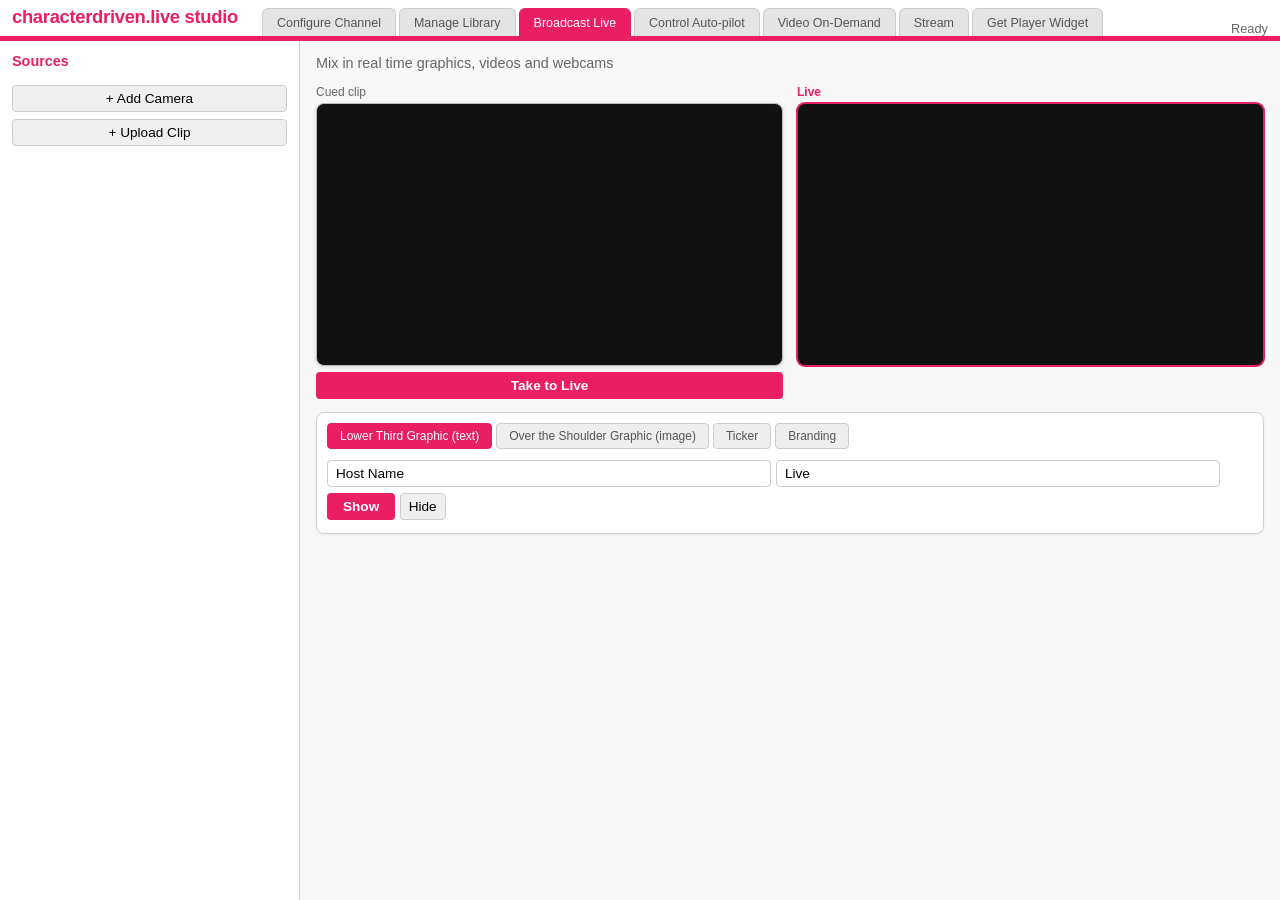
<file: index.html>
<!DOCTYPE html>
<html lang="en">
<head>
<meta charset="UTF-8">
<meta name="viewport" content="width=device-width, initial-scale=1.0">
<title>CharacterDriven.live Studio</title>
<style>
:root {
  --pink: #e91e63;
  --pink-soft: #ff5a8a;
  --orange: #ff7a45;
  --bg: #ececec;
  --panel: #ffffff;
  --text: #333;
  --muted: #777;
  --border: #d0d0d0;
}
* { box-sizing: border-box; margin: 0; padding: 0; }
body {
  font-family: Arial, Helvetica, sans-serif;
  background: var(--bg);
  color: var(--text);
  height: 100vh;
  display: flex;
  flex-direction: column;
  overflow: hidden;
}
.topbar {
  background: #fff;
  padding: 6px 12px 0 12px;
  display: flex;
  align-items: flex-end;
  gap: 8px;
  flex-shrink: 0;
  border-bottom: 5px solid var(--pink);
}
.logo {
  font-weight: bold;
  font-size: 1.15rem;
  color: var(--pink);
  padding-bottom: 8px;
  letter-spacing: -0.3px;
}
.tabs {
  display: flex;
  gap: 3px;
  margin-left: 16px;
}
.tab {
  padding: 7px 14px 6px;
  background: #e4e4e4;
  border: 1px solid #ccc;
  border-bottom: none;
  border-radius: 6px 6px 0 0;
  cursor: pointer;
  font-size: 0.78rem;
  color: #555;
  font-weight: 500;
}
.tab.active {
  background: var(--pink);
  color: white;
  border-color: var(--pink);
}
.main { flex: 1; display: flex; overflow: hidden; }
.panel { display: none; flex: 1; overflow: auto; }
.panel.active { display: flex; }
.sidebar {
  width: 300px;
  background: #fff;
  border-right: 1px solid var(--border);
  padding: 12px;
  overflow-y: auto;
}
.center {
  flex: 1;
  padding: 14px 16px;
  display: flex;
  flex-direction: column;
  gap: 10px;
  background: #f7f7f7;
}
.live-area { display: flex; gap: 14px; }
.monitor {
  flex: 1;
  background: #111;
  aspect-ratio: 16/9;
  border-radius: 8px;
  overflow: hidden;
  position: relative;
  border: 1px solid #bbb;
  box-shadow: 0 1px 4px rgba(0,0,0,0.12);
}
.monitor.live { border-color: var(--pink); box-shadow: 0 0 0 1px var(--pink); }
.monitor video, .monitor .ph {
  width: 100%; height: 100%; object-fit: cover;
}
.ph {
  display: flex; align-items: center; justify-content: center;
  color: #999; font-size: 0.85rem; background: #1a1a1a;
}
.source-item {
  background: linear-gradient(135deg, #ff6b9d 0%, #e91e63 50%, #ff7a45 100%);
  color: white;
  padding: 8px;
  margin-bottom: 10px;
  border-radius: 12px;
  display: flex;
  align-items: center;
  gap: 10px;
  font-size: 0.82rem;
  box-shadow: 0 2px 6px rgba(233,30,99,0.25);
  cursor: pointer;
  border: 1px solid rgba(255,255,255,0.3);
}
.source-item .thumb {
  width: 96px; height: 64px;
  border-radius: 8px;
  background: #222;
  object-fit: cover;
  flex-shrink: 0;
  border: 2px solid rgba(255,255,255,0.6);
  box-shadow: 0 1px 4px rgba(0,0,0,0.3);
}
.source-item .meta { flex: 1; min-width: 0; }
.source-item .title { font-weight: 700; font-size: 0.9rem; white-space: nowrap; overflow: hidden; text-overflow: ellipsis; }
.source-item .dur { font-size: 0.75rem; opacity: 0.95; margin-top: 2px; }
.source-item button {
  background: #fff; color: #e91e63; border: none;
  padding: 6px 14px; border-radius: 16px; cursor: pointer;
  font-weight: bold; font-size: 0.8rem; flex-shrink: 0;
  box-shadow: 0 1px 3px rgba(0,0,0,0.2);
}
.source-item button:hover { background: #ffe6ee; transform: scale(1.05); }
.overlays {
  background: #fff;
  border: 1px solid var(--border);
  border-radius: 8px;
  padding: 10px;
  box-shadow: 0 1px 3px rgba(0,0,0,0.06);
}
.overlay-tabs { display: flex; gap: 4px; margin-bottom: 8px; }
.otab {
  padding: 5px 12px; background: #eee; border: 1px solid #ccc;
  border-radius: 4px; cursor: pointer; font-size: 0.75rem; color: #555;
}
.otab.active { background: var(--pink); color: white; border-color: var(--pink); }
.o-panel { display: none; }
.o-panel.active { display: block; }
input, button, select {
  padding: 5px 8px; margin: 3px 0; border: 1px solid #ccc;
  border-radius: 4px; font-size: 0.85rem;
}
button.primary {
  background: var(--pink); color: white; border: none; cursor: pointer;
  padding: 6px 16px; font-weight: bold; border-radius: 4px;
}
button.primary:hover { background: #c2185b; }
.lower-third {
  position: absolute; bottom: 36px; left: 12px;
  background: rgba(0,0,0,0.78); color: white; padding: 6px 12px;
  border-left: 4px solid var(--pink); display: none; border-radius: 2px;
}
.lower-third.show { display: block; }
.ticker {
  position: absolute; bottom: 0; left: 0; right: 0; height: 22px;
  background: #111; color: #ffeb3b; overflow: hidden; display: none;
  line-height: 22px; font-size: 0.78rem; font-weight: 600;
}
.ticker.show { display: block; }
.ticker-inner { display: inline-block; white-space: nowrap; padding-left: 100%; animation: scroll 18s linear infinite; }
@keyframes scroll { to { transform: translateX(-100%); } }
.ots {
  position: absolute; top: 10px; right: 10px; width: 84px; height: 84px;
  object-fit: cover; border: 2px solid white; border-radius: 4px; display: none;
}
.ots.show { display: block; }
.status { font-size: 0.78rem; color: var(--muted); margin-top: 4px; }
.section-title { font-size: 0.85rem; color: var(--pink); font-weight: 600; margin-bottom: 8px; }
</style>
</head>
<body>
<div class="topbar">
  <div class="logo">characterdriven.live studio</div>
  <div class="tabs">
    <div class="tab" data-tab="channel">Configure Channel</div>
    <div class="tab" data-tab="library">Manage Library</div>
    <div class="tab active" data-tab="live">Broadcast Live</div>
    <div class="tab" data-tab="autopilot">Control Auto-pilot</div>
    <div class="tab" data-tab="vod">Video On-Demand</div>
    <div class="tab" data-tab="stream">Stream</div>
    <div class="tab" data-tab="player">Get Player Widget</div>
  </div>
  <div style="margin-left:auto;font-size:0.8rem;color:#666" id="status">Ready</div>
</div>

<div class="main">
  <!-- Broadcast Live -->
  <div class="panel active" id="panel-live">
    <div class="sidebar">
      <h3 style="margin-bottom:8px;color:var(--pink);font-size:0.9rem">Sources</h3>
      <div id="sourcesList"></div>
      <button onclick="addCamera()" style="margin-top:8px;width:100%">+ Add Camera</button>
      <button onclick="document.getElementById('fileInput').click()" style="margin-top:4px;width:100%">+ Upload Clip</button>
      <input type="file" id="fileInput" accept="video/*" style="display:none" onchange="addClip(this)">
    </div>
    <div class="center">
      <div style="font-size:0.9rem;color:#666;margin-bottom:4px">Mix in real time graphics, videos and webcams</div>
      <div class="live-area">
        <div style="flex:1">
          <div style="font-size:0.75rem;color:#666;margin-bottom:4px">Cued clip</div>
          <div class="monitor" id="previewWrap">
            <video id="previewVideo" autoplay muted playsinline></video>
            <div class="ph" id="previewPlaceholder">Please cue a clip</div>
          </div>
          <button class="primary" style="margin-top:6px;width:100%" onclick="takeLive()">Take to Live</button>
        </div>
        <div style="flex:1">
          <div style="font-size:0.75rem;color:var(--pink);margin-bottom:4px;font-weight:bold">Live</div>
          <div class="monitor live">
            <video id="programVideo" autoplay muted playsinline></video>
            <div class="ph" id="placeholder">Nothing on air</div>
            <div class="overlays-abs">
              <div class="lower-third" id="lowerThird"><div class="l1" id="lt1">Name</div><div class="l2" id="lt2">Title</div></div>
              <img class="ots" id="ots" alt="">
              <div class="ticker" id="ticker"><div class="ticker-inner" id="tickerInner"></div></div>
            </div>
          </div>
        </div>
      </div>
      <div class="overlays">
        <div class="overlay-tabs">
          <div class="otab active" data-o="lt">Lower Third Graphic (text)</div>
          <div class="otab" data-o="ots">Over the Shoulder Graphic (image)</div>
          <div class="otab" data-o="ticker">Ticker</div>
          <div class="otab" data-o="branding">Branding</div>
        </div>
        <div class="o-panel active" id="o-lt">
          <input id="ltInput1" placeholder="Line 1" value="Host Name" style="width:48%">
          <input id="ltInput2" placeholder="Line 2" value="Live" style="width:48%">
          <button class="primary" onclick="showLT()">Show</button>
          <button onclick="hideLT()">Hide</button>
        </div>
        <div class="o-panel" id="o-ots">
          <input type="file" accept="image/*" onchange="setOTS(this)">
          <button class="primary" onclick="showOTS()">Show</button>
          <button onclick="hideOTS()">Hide</button>
        </div>
        <div class="o-panel" id="o-ticker">
          <input id="tickerInput" placeholder="Ticker text" value="Welcome to the channel • Live production • " style="width:70%">
          <button class="primary" onclick="showTicker()">Show</button>
          <button onclick="hideTicker()">Hide</button>
        </div>
        <div class="o-panel" id="o-branding">
          <input id="styleName" placeholder="Channel name" value="My Channel" style="width:60%">
          <input id="styleColor" type="color" value="#e91e63">
          <button class="primary" onclick="applyStyle()">Apply</button>
        </div>
      </div>
    </div>
  </div>

  <!-- Library -->
  <div class="panel" id="panel-library">
    <div class="sidebar">
      <h3 style="color:var(--pink);margin-bottom:8px">Storyboards</h3>
      <div id="sbList"></div>
      <button onclick="newStoryboard()" style="margin-top:10px;width:100%">+ New Storyboard</button>
    </div>
    <div class="center">
      <h3 style="margin-bottom:8px">Manage Library</h3>
      <div id="libraryView"></div>
    </div>
  </div>

  <!-- Auto-pilot -->
  <div class="panel" id="panel-autopilot">
    <div class="center" style="padding:20px">
      <h3 style="color:var(--pink)">Control Auto-pilot</h3>
      <p style="margin:10px 0;color:#666">Drag storyboards into the playlist. When Auto-pilot is on, the channel plays pre-programmed content whenever no live source is directed.</p>
      <button class="primary" onclick="toggleAutoPilot()">Auto-pilot: <span id="apStatus">ON</span></button>
      <div id="playlistView" style="margin-top:16px"></div>
    </div>
  </div>

  <!-- Stream -->
  <div class="panel" id="panel-stream">
    <div class="center" style="padding:20px;max-width:700px">
      <h3 style="color:var(--pink);margin-bottom:12px">Stream Destinations</h3>
      <p style="color:#666;margin-bottom:16px;font-size:0.9rem">Enter RTMP stream keys. When a backend relay is connected, clicking Go Live will push the Program output to the selected platforms.</p>

      <div class="overlays" style="margin-bottom:12px">
        <h4 style="margin-bottom:6px">YouTube</h4>
        <input id="ytKey" placeholder="YouTube Stream Key" style="width:100%">
        <label style="font-size:0.8rem;color:#666"><input type="checkbox" id="ytEnable" checked> Enable</label>
      </div>

      <div class="overlays" style="margin-bottom:12px">
        <h4 style="margin-bottom:6px">Facebook</h4>
        <input id="fbKey" placeholder="Facebook Stream Key" style="width:100%">
        <label style="font-size:0.8rem;color:#666"><input type="checkbox" id="fbEnable"> Enable</label>
      </div>

      <div class="overlays" style="margin-bottom:12px">
        <h4 style="margin-bottom:6px">Rumble</h4>
        <input id="rumbleKey" placeholder="Rumble Stream Key" style="width:100%">
        <label style="font-size:0.8rem;color:#666"><input type="checkbox" id="rumbleEnable"> Enable</label>
      </div>

      <button class="primary" onclick="goLive()" id="goLiveBtn">Go Live</button>
      <button onclick="stopStream()" style="margin-left:8px">Stop</button>
      <div class="status" id="streamStatus" style="margin-top:10px">Not streaming</div>

      <div style="margin-top:20px;padding:12px;background:#fff3cd;border-radius:4px;font-size:0.85rem;color:#856404">
        <strong>Note:</strong> True RTMP output requires a small backend relay (FFmpeg on Railway). The keys are saved locally. Once the relay is connected, Go Live will push the Program feed to the enabled destinations.
      </div>
    </div>
  </div>

  <!-- Player -->
  <div class="panel" id="panel-channel">
    <div class="center" style="padding:20px"><h3>Configure Channel</h3><p style="color:#666;margin-top:8px">Channel page styling (banner, layout, colors) — coming next.</p></div>
  </div>
  <div class="panel" id="panel-vod">
    <div class="center" style="padding:20px"><h3>Video On-Demand</h3><p style="color:#666;margin-top:8px">Recorded shows appear here.</p></div>
  </div>
  <div class="panel" id="panel-player">
    <div class="center" style="padding:20px">
      <h3>Get Player Widget</h3>
      <p style="margin:8px 0;color:#666">Embed the viewer:</p>
      <code style="display:block;background:#eee;padding:8px;border-radius:4px;font-size:0.8rem"><iframe src="viewer.html" width="640" height="360"></iframe></code>
    </div>
  </div>
</div>

<script>
let cameras = [], clips = [], storyboards = [{name:'Default', items:[]}], currentSB = 0;
let previewSource = null, autoPilot = true;
const bc = new BroadcastChannel('characterdriven.live-studio');
const previewVideo = document.getElementById('previewVideo');
const programVideo = document.getElementById('programVideo');
const placeholder = document.getElementById('placeholder');
const previewPlaceholder = document.getElementById('previewPlaceholder');

function setStatus(msg) { document.getElementById('status').textContent = msg; }
function broadcast(msg) { try { bc.postMessage(msg); } catch(e) {} }

document.querySelectorAll('.tab').forEach(t => {
  t.onclick = () => {
    document.querySelectorAll('.tab').forEach(x => x.classList.remove('active'));
    document.querySelectorAll('.panel').forEach(x => x.classList.remove('active'));
    t.classList.add('active');
    document.getElementById('panel-' + t.dataset.tab).classList.add('active');
    if (t.dataset.tab === 'library') { renderLibrary(); renderStoryboards(); }
  };
});
document.querySelectorAll('.otab').forEach(t => {
  t.onclick = () => {
    document.querySelectorAll('.otab').forEach(x => x.classList.remove('active'));
    document.querySelectorAll('.o-panel').forEach(x => x.classList.remove('active'));
    t.classList.add('active');
    document.getElementById('o-' + t.dataset.o).classList.add('active');
  };
});

async function addCamera() {
  try {
    const devices = await navigator.mediaDevices.enumerateDevices();
    const videoDevices = devices.filter(d => d.kind === 'videoinput');
    const unused = videoDevices.find(d => !cameras.some(c => c.deviceId === d.deviceId));
    if (!unused) { setStatus('All cameras added or none found'); return; }
    const stream = await navigator.mediaDevices.getUserMedia({ video: { deviceId: { exact: unused.deviceId } }, audio: false });
    const cam = { id: Date.now(), name: unused.label || 'Camera ' + (cameras.length + 1), deviceId: unused.deviceId, stream };
    cameras.push(cam);
    renderSources();
    setStatus('Added: ' + cam.name);
  } catch (e) { setStatus('Camera access denied'); }
}
function addClip(input) {
  const file = input.files[0];
  if (!file) return;
  clips.push({ id: Date.now(), name: file.name, url: URL.createObjectURL(file) });
  renderSources();
  setStatus('Added: ' + file.name);
  input.value = '';
}
function renderSources() {
  const list = document.getElementById('sourcesList');
  list.innerHTML = '';
  cameras.forEach(cam => {
    const d = document.createElement('div');
    d.className = 'source-item';
    d.innerHTML = `
      <video class="thumb" autoplay muted playsinline></video>
      <div class="meta"><div class="title">${cam.name}</div><div class="dur">Live</div></div>
      <button onclick="event.stopPropagation(); cueCamera(${cam.id})">Cue</button>`;
    const vid = d.querySelector('video');
    if (cam.stream) vid.srcObject = cam.stream;
    d.onclick = () => cueCamera(cam.id);
    list.appendChild(d);
  });
  clips.forEach(c => {
    const d = document.createElement('div');
    d.className = 'source-item';
    d.innerHTML = `
      <video class="thumb" muted playsinline src="${c.url}"></video>
      <div class="meta"><div class="title">${c.name}</div><div class="dur">Clip</div></div>
      <button onclick="event.stopPropagation(); cueClip('${c.id}')">Cue</button>`;
    d.onclick = () => selectClip(c);
    list.appendChild(d);
  });
}
function cueCamera(id) {
  const cam = cameras.find(c => c.id == id);
  if (!cam) return;
  previewVideo.srcObject = cam.stream;
  previewVideo.style.display = 'block';
  previewPlaceholder.style.display = 'none';
  previewSource = { kind: 'webcam', stream: cam.stream, name: cam.name };
  setStatus('Cued: ' + cam.name);
}
function selectClip(clip) {
  previewVideo.srcObject = null;
  previewVideo.src = clip.url;
  previewVideo.play().catch(()=>{});
  previewVideo.style.display = 'block';
  previewPlaceholder.style.display = 'none';
  previewSource = { kind: 'clip', clip, name: clip.name };
  setStatus('Cued: ' + clip.name);
}
function cueClip(id) { const c = clips.find(x => x.id == id); if (c) selectClip(c); }
function takeLive() {
  if (!previewSource) { setStatus('Nothing cued'); return; }
  if (previewSource.kind === 'webcam') {
    programVideo.srcObject = previewSource.stream;
    programVideo.src = '';
  } else {
    programVideo.srcObject = null;
    programVideo.src = previewSource.clip.url;
    programVideo.play().catch(()=>{});
  }
  programVideo.style.display = 'block';
  placeholder.style.display = 'none';
  setStatus('Live: ' + (previewSource.name || 'source'));
  broadcast({ type: 'source', kind: previewSource.kind, name: previewSource.name });
}
function showLT() {
  document.getElementById('lt1').textContent = document.getElementById('ltInput1').value || ' ';
  document.getElementById('lt2').textContent = document.getElementById('ltInput2').value || ' ';
  document.getElementById('lowerThird').classList.add('show');
  broadcast({ type: 'lowerThird', show: true, line1: document.getElementById('ltInput1').value, line2: document.getElementById('ltInput2').value });
}
function hideLT() { document.getElementById('lowerThird').classList.remove('show'); broadcast({ type: 'lowerThird', show: false }); }
function showTicker() {
  document.getElementById('tickerInner').textContent = document.getElementById('tickerInput').value;
  document.getElementById('ticker').classList.add('show');
  broadcast({ type: 'ticker', show: true, text: document.getElementById('tickerInput').value });
}
function hideTicker() { document.getElementById('ticker').classList.remove('show'); broadcast({ type: 'ticker', show: false }); }
function setOTS(input) {
  const file = input.files[0];
  if (!file) return;
  document.getElementById('ots').src = URL.createObjectURL(file);
}
function showOTS() { document.getElementById('ots').classList.add('show'); }
function hideOTS() { document.getElementById('ots').classList.remove('show'); }
function applyStyle() {
  const name = document.getElementById('styleName').value;
  const color = document.getElementById('styleColor').value;
  document.documentElement.style.setProperty('--pink', color);
  document.documentElement.style.setProperty('--accent', color);
  setStatus('Style applied: ' + name);
}
function goLive() {
  const dests = [];
  if (document.getElementById('ytEnable').checked && document.getElementById('ytKey').value) dests.push('YouTube');
  if (document.getElementById('fbEnable').checked && document.getElementById('fbKey').value) dests.push('Facebook');
  if (document.getElementById('rumbleEnable').checked && document.getElementById('rumbleKey').value) dests.push('Rumble');
  if (dests.length === 0) { setStatus('Enter at least one stream key'); return; }
  document.getElementById('streamStatus').textContent = 'Preparing stream to: ' + dests.join(', ');
  document.getElementById('goLiveBtn').textContent = '● LIVE';
  document.getElementById('goLiveBtn').style.background = '#c2185b';
  setStatus('Stream started (backend relay required for actual output)');
  // Keys stored locally for when backend is added
  localStorage.setItem('cd-stream-keys', JSON.stringify({
    yt: document.getElementById('ytKey').value,
    fb: document.getElementById('fbKey').value,
    rumble: document.getElementById('rumbleKey').value
  }));
}
function stopStream() {
  document.getElementById('streamStatus').textContent = 'Stopped';
  document.getElementById('goLiveBtn').textContent = 'Go Live';
  document.getElementById('goLiveBtn').style.background = '';
  setStatus('Stream stopped');
}
  autoPilot = !autoPilot;
  document.getElementById('apStatus').textContent = autoPilot ? 'ON' : 'OFF';
  setStatus('Auto-pilot ' + (autoPilot ? 'on' : 'off'));
}
function renderLibrary() {
  const view = document.getElementById('libraryView');
  view.innerHTML = '';
  if (clips.length === 0) {
    view.innerHTML = '<p style="color:#999">No clips yet. Upload from Broadcast Live.</p>';
    return;
  }
  clips.forEach(c => {
    const row = document.createElement('div');
    row.className = 'source-item';
    row.style.marginBottom = '8px';
    row.innerHTML = `
      <video class="thumb" muted playsinline src="${c.url}"></video>
      <div class="meta"><div class="title">${c.name}</div><div class="dur">Clip</div></div>
      <span style="font-size:0.75rem;opacity:0.9;margin-right:8px">--:--</span>
      <button onclick="event.stopPropagation(); cueClip('${c.id}')">Cue</button>`;
    row.onclick = () => selectClip(c);
    view.appendChild(row);
  });
}
function renderStoryboards() {
  const list = document.getElementById('sbList');
  list.innerHTML = '';
  storyboards.forEach((sb, i) => {
    const d = document.createElement('div');
    d.style.cssText = 'padding:6px 10px;background:#4fc3f7;color:white;border-radius:4px;margin-bottom:4px;cursor:pointer;font-size:0.85rem';
    d.textContent = sb.name;
    d.onclick = () => { currentSB = i; setStatus('Selected: ' + sb.name); };
    list.appendChild(d);
  });
}
renderSources();
setStatus('CharacterDriven.live Studio ready');
</script>
</body>
</html>
</file>
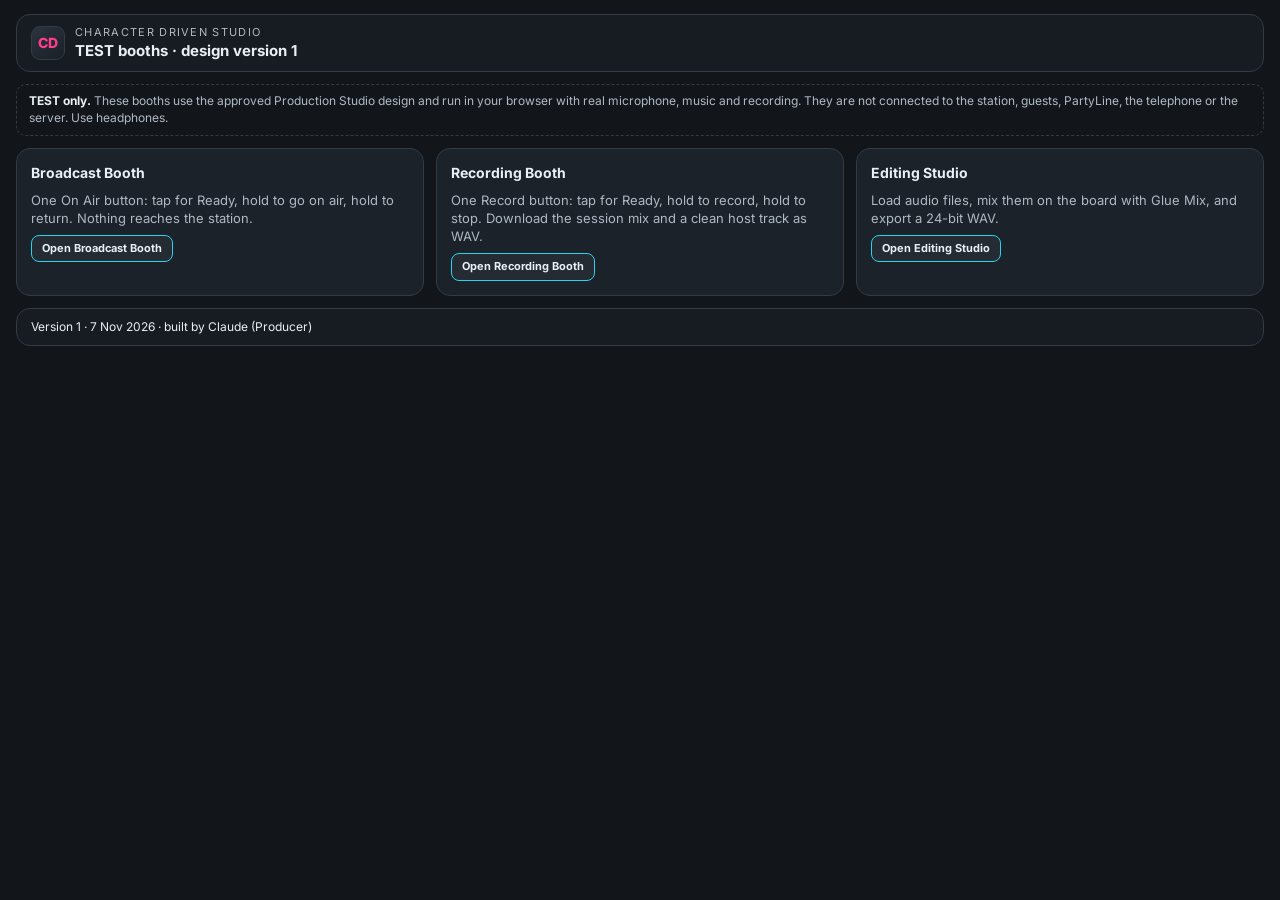
<file: booths/index.html>
<!doctype html>
<html lang="en"><head><meta charset="utf-8"><meta name="viewport" content="width=device-width,initial-scale=1">
<title>Character Driven Studio · TEST booths</title>
<link rel="stylesheet" href="https://fonts.googleapis.com/css2?family=Inter:wght@400;500;600;700;800&display=swap">
<link rel="stylesheet" href="booth.css"><style>body{margin:0}.pick{display:grid;grid-template-columns:repeat(3,minmax(0,1fr));gap:12px}@media(max-width:800px){.pick{grid-template-columns:1fr}}.sect a.chip{justify-self:start}</style></head>
<body><div class="wrap">
<header class="top"><div class="brand"><div class="logo" aria-hidden="true">CD</div><div><div class="room">Character Driven Studio</div><div class="show">TEST booths · design version 1</div></div></div></header>
<div class="banner"><b>TEST only.</b> These booths use the approved Production Studio design and run in your browser with real microphone, music and recording. They are not connected to the station, guests, PartyLine, the telephone or the server. Use headphones.</div>
<div class="pick">
<div class="sect"><h3>Broadcast Booth</h3><p>One On Air button: tap for Ready, hold to go on air, hold to return. Nothing reaches the station.</p><a class="chip cy" href="broadcast.html">Open Broadcast Booth</a></div>
<div class="sect"><h3>Recording Booth</h3><p>One Record button: tap for Ready, hold to record, hold to stop. Download the session mix and a clean host track as WAV.</p><a class="chip cy" href="recording.html">Open Recording Booth</a></div>
<div class="sect"><h3>Editing Studio</h3><p>Load audio files, mix them on the board with Glue Mix, and export a 24-bit WAV.</p><a class="chip cy" href="editing.html">Open Editing Studio</a></div>
</div>
<footer class="status"><span>Version 1 · 7 Nov 2026 · built by Claude (Producer)</span></footer>
</div></body></html>
</file>
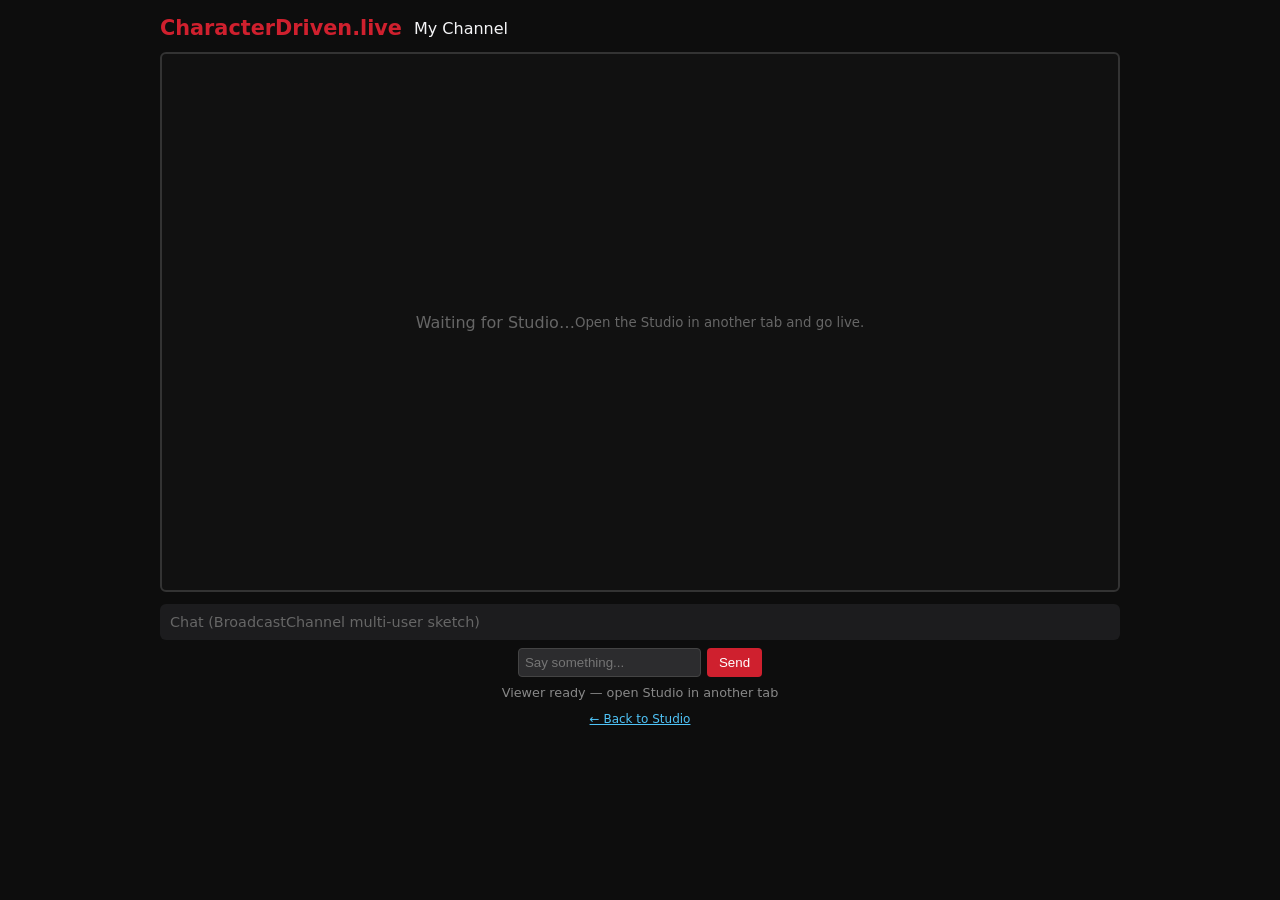
<file: viewer.html>
<!DOCTYPE html>
<html lang="en">
<head>
<meta charset="UTF-8">
<meta name="viewport" content="width=device-width, initial-scale=1.0">
<title>CharacterDriven.live Viewer</title>
<style>
:root { --accent: #cf202e; --bg: #0d0d0d; --text: #f5f5f7; }
* { box-sizing: border-box; margin: 0; padding: 0; }
body { font-family: system-ui, sans-serif; background: var(--bg); color: var(--text); display: flex; flex-direction: column; align-items: center; padding: 16px; min-height: 100vh; }
header { width: 100%; max-width: 960px; display: flex; align-items: center; gap: 12px; margin-bottom: 12px; }
h1 { color: var(--accent); font-size: 1.3rem; }
.on-air { background: var(--accent); padding: 2px 8px; border-radius: 3px; font-size: 0.75rem; display: none; }
.player { position: relative; width: 100%; max-width: 960px; aspect-ratio: 16/9; background: #111; border: 2px solid #333; border-radius: 6px; overflow: hidden; }
.placeholder { position: absolute; inset: 0; display: flex; align-items: center; justify-content: center; color: #666; text-align: center; padding: 20px; }
.overlays { position: absolute; inset: 0; pointer-events: none; }
.lower-third { position: absolute; bottom: 32px; left: 16px; background: rgba(0,0,0,0.8); padding: 8px 14px; border-left: 4px solid var(--accent); max-width: 55%; display: none; }
.lower-third.show { display: block; }
.ticker { position: absolute; bottom: 0; left: 0; right: 0; height: 26px; background: #111; color: #ffeb3b; overflow: hidden; display: none; font-weight: 600; line-height: 26px; }
.ticker.show { display: block; }
.ticker-inner { display: inline-block; white-space: nowrap; padding-left: 100%; animation: scroll 20s linear infinite; }
@keyframes scroll { to { transform: translateX(-100%); } }
.chat { width: 100%; max-width: 960px; margin-top: 12px; background: #1c1c1e; border-radius: 6px; padding: 10px; max-height: 180px; overflow-y: auto; font-size: 0.9rem; }
.chat-input { display: flex; gap: 6px; margin-top: 8px; }
input { flex: 1; padding: 6px; background: #2c2c2e; border: 1px solid #444; color: white; border-radius: 4px; }
button { padding: 6px 12px; background: var(--accent); color: white; border: none; border-radius: 4px; cursor: pointer; }
.status { margin-top: 8px; font-size: 0.8rem; color: #888; }
a { color: #4fc3f7; }
</style>
</head>
<body>
<header>
  <h1>CharacterDriven.live</h1>
  <span id="channelName">My Channel</span>
  <span class="on-air" id="onAir">● LIVE</span>
</header>
<div class="player">
  <div class="placeholder" id="placeholder">Waiting for Studio…<br><small>Open the Studio in another tab and go live.</small></div>
  <div class="overlays">
    <div class="lower-third" id="lowerThird"><div class="l1" id="lt1"></div><div class="l2" id="lt2"></div></div>
    <div class="ticker" id="ticker"><div class="ticker-inner" id="tickerInner"></div></div>
  </div>
</div>
<div class="chat" id="chatLog"><div style="color:#666">Chat (BroadcastChannel multi-user sketch)</div></div>
<div class="chat-input">
  <input id="chatInput" placeholder="Say something..." onkeydown="if(event.key==='Enter')send()">
  <button onclick="send()">Send</button>
</div>
<div class="status" id="status">Connecting…</div>
<p style="margin-top:12px;font-size:0.75rem;color:#555"><a href="index.html">← Back to Studio</a></p>
<script>
const bc = new BroadcastChannel('characterdriven.live-studio');
function setStatus(m) { document.getElementById('status').textContent = m; }
bc.onmessage = (ev) => {
  const m = ev.data; if (!m) return;
  if (m.type === 'channel') document.getElementById('channelName').textContent = m.name || 'Channel';
  if (m.type === 'status') setStatus(m.msg);
  if (m.type === 'source') {
    document.getElementById('placeholder').style.display = 'none';
    document.getElementById('onAir').style.display = 'inline-block';
    setStatus(m.kind === 'webcam' ? 'Live camera' : 'Playing: ' + (m.name || 'clip'));
  }
  if (m.type === 'lowerThird') {
    const el = document.getElementById('lowerThird');
    if (m.show) {
      document.getElementById('lt1').textContent = m.line1 || '';
      document.getElementById('lt2').textContent = m.line2 || '';
      el.classList.add('show');
    } else el.classList.remove('show');
  }
  if (m.type === 'ticker') {
    const el = document.getElementById('ticker');
    if (m.show) {
      document.getElementById('tickerInner').textContent = (m.text || '') + ' • ' + (m.text || '') + ' • ';
      el.classList.add('show');
    } else el.classList.remove('show');
  }
  if (m.type === 'chat' && m.from === 'Studio') {
    const d = document.createElement('div');
    d.textContent = 'Studio: ' + m.text;
    document.getElementById('chatLog').appendChild(d);
  }
};
function send() {
  const inp = document.getElementById('chatInput');
  const text = inp.value.trim(); if (!text) return;
  const d = document.createElement('div');
  d.textContent = 'You: ' + text;
  document.getElementById('chatLog').appendChild(d);
  bc.postMessage({ type: 'chat', text, from: 'Viewer' });
  inp.value = '';
}
try {
  const s = JSON.parse(localStorage.getItem('characterdriven.live-state') || '{}');
  if (s.channelName) document.getElementById('channelName').textContent = s.channelName;
} catch(e) {}
setStatus('Viewer ready — open Studio in another tab');
</script>
</body>
</html>
</file>
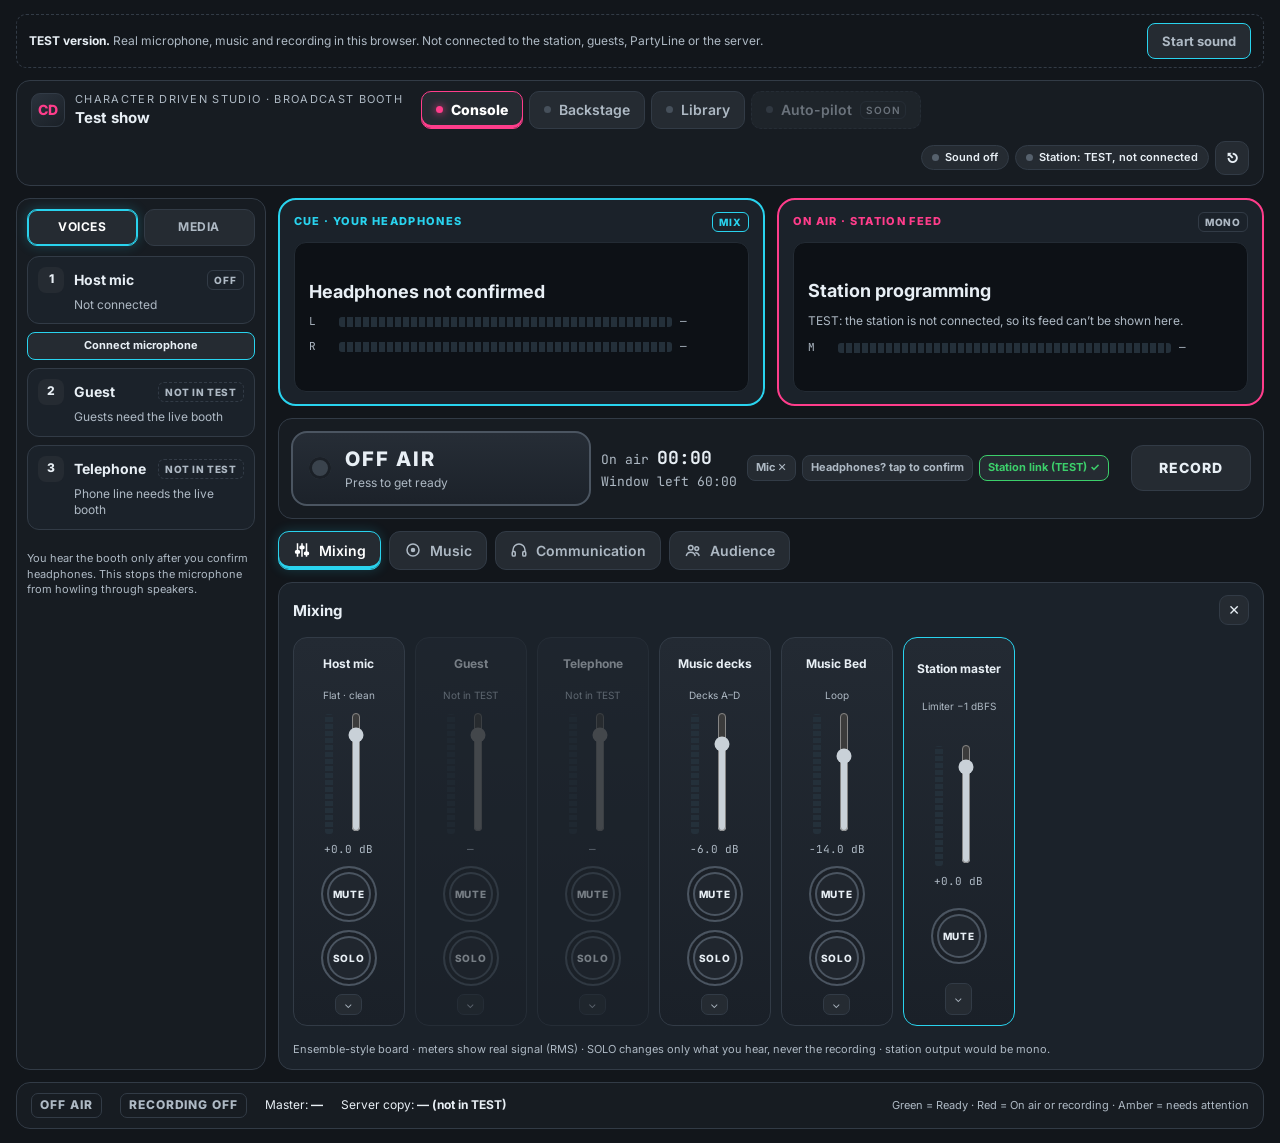
<file: booths/broadcast.html>
<!doctype html>
<html lang="en"><head><meta charset="utf-8"><meta name="viewport" content="width=device-width,initial-scale=1">
<title>Broadcast Booth · TEST</title>
<link rel="preconnect" href="https://fonts.googleapis.com">
<link rel="stylesheet" href="https://fonts.googleapis.com/css2?family=Inter:wght@400;500;600;700;800&family=JetBrains+Mono:wght@500;700&display=swap">
<link rel="stylesheet" href="booth.css"><style>body{margin:0}</style></head>
<body>
<div class="wrap">
  <div class="banner startbar">
    <span><b>TEST version.</b> Real microphone, music and recording in this browser. Not connected to the station, guests, PartyLine or the server.</span>
    <button class="chip cy" id="start">Start sound</button>
  </div>

  <header class="top">
    <div class="brand"><div class="logo" aria-hidden="true">CD</div>
      <div><div class="room">Character Driven Studio · Broadcast Booth</div><div class="show" id="show">Test show</div></div></div>
    <nav class="rooms" role="tablist" aria-label="Booth rooms">
      <button class="room-tab" role="tab" aria-selected="true" data-room="console" id="t-console"><span class="lamp"></span>Console</button>
      <button class="room-tab" role="tab" aria-selected="false" data-room="backstage" id="t-backstage"><span class="lamp"></span>Backstage</button>
      <button class="room-tab" role="tab" aria-selected="false" data-room="library" id="t-library"><span class="lamp"></span>Library</button>
      <button class="room-tab" role="tab" aria-selected="false" aria-disabled="true"><span class="lamp"></span>Auto-pilot <span class="soon">soon</span></button>
    </nav>
    <div class="pills" aria-label="Booth status">
      <span class="pill"><span class="dot" id="p-sound-dot"></span><span id="p-sound">Sound off</span></span>
      <span class="pill"><span class="dot" id="p-station-dot"></span><span id="p-station">Station: TEST, not connected</span></span>
      <a class="icon-btn" href="./" aria-label="Leave booth" title="Leave booth" style="text-decoration:none;color:inherit">⎋</a>
    </div>
  </header>

  <section id="room-console" class="console">
    <aside class="rail" aria-label="Sources">
      <div class="src-tabs" role="tablist" aria-label="Source list">
        <button class="src-tab" role="tab" aria-selected="true" data-src="voices">Voices</button>
        <button class="src-tab" role="tab" aria-selected="false" data-src="media">Media</button>
      </div>
      <div class="list" data-srclist="voices">
        <div class="src" id="src-host"><span class="num">1</span><span class="name">Host mic</span><span class="tally" id="host-tally">OFF</span><span class="sub" id="host-sub">Not connected</span></div>
        <button class="chip cy" id="connect-mic">Connect microphone</button>
        <div class="src"><span class="num">2</span><span class="name">Guest</span><span class="tag-na">NOT IN TEST</span><span class="sub">Guests need the live booth</span></div>
        <div class="src"><span class="num">3</span><span class="name">Telephone</span><span class="tag-na">NOT IN TEST</span><span class="sub">Phone line needs the live booth</span></div>
      </div>
      <div class="list" data-srclist="media" hidden>
        <div class="src"><span class="num">A</span><span class="name" id="rail-A">Deck A</span><span class="tally" id="tal-A">EMPTY</span><span class="sub">Load in Music</span></div>
        <div class="src"><span class="num">B</span><span class="name" id="rail-B">Deck B</span><span class="tally" id="tal-B">EMPTY</span><span class="sub">Load in Music</span></div>
        <div class="src"><span class="num">C</span><span class="name" id="rail-C">Deck C</span><span class="tally" id="tal-C">EMPTY</span><span class="sub">Load in Music</span></div>
        <div class="src"><span class="num">D</span><span class="name" id="rail-D">Deck D</span><span class="tally" id="tal-D">EMPTY</span><span class="sub">Load in Music</span></div>
        <div class="src"><span class="num">♪</span><span class="name" id="rail-bed">Music Bed</span><span class="tally" id="tal-bed">EMPTY</span><span class="sub">Loops under talk</span></div>
      </div>
      <p class="mini">You hear the booth only after you confirm headphones. This stops the microphone from howling through speakers.</p>
    </aside>

    <div class="stage">
      <div class="monitors">
        <div class="mon cue">
          <div class="mon-head"><span class="mon-label">Cue · your headphones</span><span class="tally cue" id="cue-tag">MIX</span></div>
          <div class="mon-screen">
            <div class="now" id="cue-now">Headphones not confirmed</div>
            <div class="meter-row"><span>L</span><span class="seg"><i id="cue-l"></i></span><span id="cue-l-db">—</span></div>
            <div class="meter-row"><span>R</span><span class="seg"><i id="cue-r"></i></span><span id="cue-r-db">—</span></div>
          </div>
        </div>
        <div class="mon air" id="mon-air">
          <div class="mon-head"><span class="mon-label">On air · station feed</span><span class="tally" id="air-tally">MONO</span></div>
          <div class="mon-screen">
            <div class="now" id="air-now">Station programming</div>
            <div class="station-word" id="air-word">TEST: the station is not connected, so its feed can't be shown here.</div>
            <div class="meter-row"><span>M</span><span class="seg"><i id="air-m"></i></span><span id="air-db">—</span></div>
          </div>
        </div>
      </div>

      <div class="tx" aria-label="Transmission">
        <button class="airbtn" id="b-air" data-state="off"><span class="lampbig" aria-hidden="true"></span><span class="word">OFF AIR</span><span class="hint">Press to get ready</span><span class="fill"></span></button>
        <div class="timer" aria-live="polite"><span>On air <b id="t-on">00:00</b></span><span>Window left <span id="t-left">60:00</span></span></div>
        <div class="checks" aria-label="Ready checks">
          <span class="check" id="chk-mic" aria-pressed="false">Mic ✕</span>
          <button class="check" id="chk-phones" aria-pressed="false">Headphones? tap to confirm</button>
          <span class="check" aria-pressed="true">Station link (TEST) ✓</span>
        </div>
        <span class="spacer"></span>
        <button class="big rec" id="b-rec" aria-pressed="false">Record</button>
      </div>

      <div class="tools" role="group" aria-label="Console tools">
        <button class="tool" aria-pressed="true" data-tool="mixing"><svg viewBox="0 0 24 24" fill="none" stroke="currentColor" stroke-width="2" aria-hidden="true"><path d="M6 3v18M12 3v18M18 3v18"/><rect x="3.5" y="13" width="5" height="3" rx="1" fill="currentColor"/><rect x="9.5" y="7" width="5" height="3" rx="1" fill="currentColor"/><rect x="15.5" y="15" width="5" height="3" rx="1" fill="currentColor"/></svg>Mixing</button>
        <button class="tool" aria-pressed="false" data-tool="music"><svg viewBox="0 0 24 24" fill="none" stroke="currentColor" stroke-width="2" aria-hidden="true"><circle cx="12" cy="12" r="8"/><circle cx="12" cy="12" r="2" fill="currentColor"/></svg>Music</button>
        <button class="tool" aria-pressed="false" data-tool="comms"><svg viewBox="0 0 24 24" fill="none" stroke="currentColor" stroke-width="2" aria-hidden="true"><path d="M4 14v-2a8 8 0 0 1 16 0v2"/><rect x="3" y="14" width="4" height="6" rx="1.5"/><rect x="17" y="14" width="4" height="6" rx="1.5"/></svg>Communication</button>
        <button class="tool" aria-pressed="false" data-tool="audience"><svg viewBox="0 0 24 24" fill="none" stroke="currentColor" stroke-width="2" aria-hidden="true"><circle cx="9" cy="9" r="3"/><circle cx="17" cy="10" r="2.5"/><path d="M3 20c.8-3.5 3.2-5 6-5s5.2 1.5 6 5M15 15.5c2.6 0 4.6 1.4 5.3 4.5"/></svg>Audience</button>
      </div>

      <section class="drawer" data-panel="mixing">
        <div class="drawer-head"><h2>Mixing</h2><button class="x" aria-label="Close tools">✕</button></div>
        <div class="strips" id="strips"></div>
        <div class="legend">Ensemble-style board · meters show real signal (RMS) · SOLO changes only what you hear, never the recording · station output would be mono.</div>
      </section>

      <section class="drawer" data-panel="music" hidden>
        <div class="drawer-head"><h2>Music</h2><button class="x" aria-label="Close tools">✕</button></div>
        <div class="decks" id="decks"></div>
        <div class="xfade"><span>A</span><input type="range" id="xf" min="0" max="1" step="0.01" value="0.5" aria-label="Crossfader A to B" style="width:100%"><span>B</span></div>
        <div class="list">
          <div class="item deck" id="bed-card" style="grid-template-columns:1fr auto auto auto"><div><div class="t">Music Bed · empty</div><div class="mini">Loops · load a file</div><input type="file" accept="audio/*" aria-label="Load Music Bed"></div>
            <button class="sq" data-act="play" aria-label="Play Music Bed">▶</button><button class="sq" data-act="stop" aria-label="Stop Music Bed">■</button><button class="ring mute" aria-pressed="false" aria-label="Mute Music Bed">MUTE</button></div>
          <div class="item"><div><div class="k">Stop all music</div><div class="v">Stops every deck and the Music Bed</div></div><button class="chip" id="stop-all">Stop all</button></div>
        </div>
      </section>

      <section class="drawer" data-panel="comms" hidden>
        <div class="drawer-head"><h2>Communication</h2><button class="x" aria-label="Close tools">✕</button></div>
        <div class="list">
          <div class="item"><div><div class="k">PartyLine, Messaging, Cues, Green Room</div><div class="v">These need the live booth and are not part of this TEST version.</div></div><span class="tag-na">NOT IN TEST</span></div>
        </div>
      </section>

      <section class="drawer" data-panel="audience" hidden>
        <div class="drawer-head"><h2>Audience</h2><button class="x" aria-label="Close tools">✕</button></div>
        <div class="list">
          <div class="item"><div><div class="k">Listen link</div><div class="v">characterdriven.live/listen</div></div><button class="chip" id="copy-listen">Copy</button></div>
          <div class="item"><div><div class="k">Station listener, events, booking window</div><div class="v">Need the live station connection.</div></div><span class="tag-na">NOT IN TEST</span></div>
        </div>
      </section>
    </div>
  </section>

  <section id="room-backstage" class="cols" hidden>
    <div class="sect"><h3>Sound and devices</h3><p>Choose your microphone. The booth records it clean: no echo cancelling, noise removal or automatic level.</p>
      <select class="dev" id="dev" aria-label="Microphone"><option value="">Default microphone</option></select>
      <button class="chip cy" id="dev-apply">Use this microphone</button></div>
    <div class="sect"><h3>Ensemble board</h3><p>Show limiter at about −1 dBFS is always on. Glue Mix and mic models are in the Editing Studio TEST.</p></div>
    <div class="sect"><h3>Station connection</h3><p>Not connected in TEST. Going on air here never reaches the station.</p><span class="tag-na">NOT IN TEST</span></div>
  </section>

  <section id="room-library" class="cols" hidden>
    <div class="sect" style="grid-column:1/-1"><h3>Recordings from this visit</h3><p>WAV files (48 kHz / 24-bit) kept in this browser tab until you download them. Nothing is uploaded.</p><div class="recs" id="recs"><p class="mini">No recordings yet.</p></div></div>
  </section>

  <footer class="status" aria-live="polite">
    <span class="state off" id="s-air">OFF AIR</span>
    <span class="state off" id="s-rec">RECORDING OFF</span>
    <span>Master: <b id="s-master">—</b></span>
    <span>Server copy: <b>— (not in TEST)</b></span>
    <span class="legend" style="margin-left:auto">Green = Ready · Red = On air or recording · Amber = needs attention</span>
  </footer>
</div>
<script src="engine.js"></script>
<script src="room-common.js"></script>
<script>
(function(){
  const {Engine,Deck,renderStrips,stateButton,seg,fmtDb,fmtTime,$}=CDB;
  const R=CDRoom.setup({decks:['A','B','C','D'], bed:true, extra:[{id:'guest',name:'Guest',available:false},{id:'tel',name:'Telephone',available:false}], masterName:'Station master'});
  const e=R.engine;
  // On Air state button (TEST relay only)
  let since=0,tick=null;
  const air=stateButton($('#b-air'),{initial:'off',states:{
    off:{word:'OFF AIR',hint:'Press to get ready',look:'off',onTap:a=>a.set(R.checksOk()?'ready':'blocked')},
    blocked:{word:'NOT READY',hint:'Connect a microphone, speak, and confirm headphones',look:'blocked',onTap:a=>a.set(R.checksOk()?'ready':'blocked')},
    ready:{word:'READY',hint:'Hold to go on air · press to stand down',look:'ready',onTap:a=>a.set('off'),onHold:a=>{since=Date.now();tick=setInterval(clock,1000);a.set('air')}},
    air:{word:'ON AIR',hint:'Hold to return to station',look:'air',onTap:a=>a.set('air','Hold to return to station'),onHold:a=>{clearInterval(tick);a.set('off');clock()}}
  },onEnter:s=>{
    document.body.classList.toggle('is-on-air',s==='air');
    const sa=$('#s-air');sa.className='state '+(s==='air'?'air':s==='ready'?'rdy':'off');sa.textContent=s==='air'?'ON AIR (TEST)':s==='ready'?'READY':'OFF AIR';
    $('#mon-air').classList.toggle('is-live',s==='air');
    $('#air-tally').className='tally'+(s==='air'?' live':'');$('#air-tally').textContent=s==='air'?'ON AIR · MONO (TEST)':'MONO';
    $('#air-now').textContent=s==='air'?'Broadcast Booth (TEST)':'Station programming';
    $('#air-word').textContent=s==='air'?'TEST: this is what would go to the station. Nothing is sent.':s==='ready'?'Checks passed. Hold the On Air button to take over (TEST only).':'TEST: the station is not connected, so its feed can’t be shown here.';
    $('#p-station').textContent=s==='air'?'Station: TEST on air, nothing sent':'Station: TEST, not connected';$('#p-station-dot').className='dot '+(s==='air'?'r':'');
  }});
  R.onChecks=()=>{ if(!R.checksOk()&&air.state==='ready') air.set('off'); };
  function clock(){const s=air.state==='air'?Math.floor((Date.now()-since)/1000):0;$('#t-on').textContent=fmtTime(s);$('#t-left').textContent=fmtTime(Math.max(0,3600-s))}
  e.meterHooks.push(x=>{ if(air.state==='air'){seg($('#air-m'),x.masterLevel);$('#air-db').textContent=fmtDb(x.masterLevel)} else {seg($('#air-m'),null);$('#air-db').textContent='—'} });
  R.simpleRecord($('#b-rec'),$('#s-rec'));
})();
</script>
</body></html>
</file>
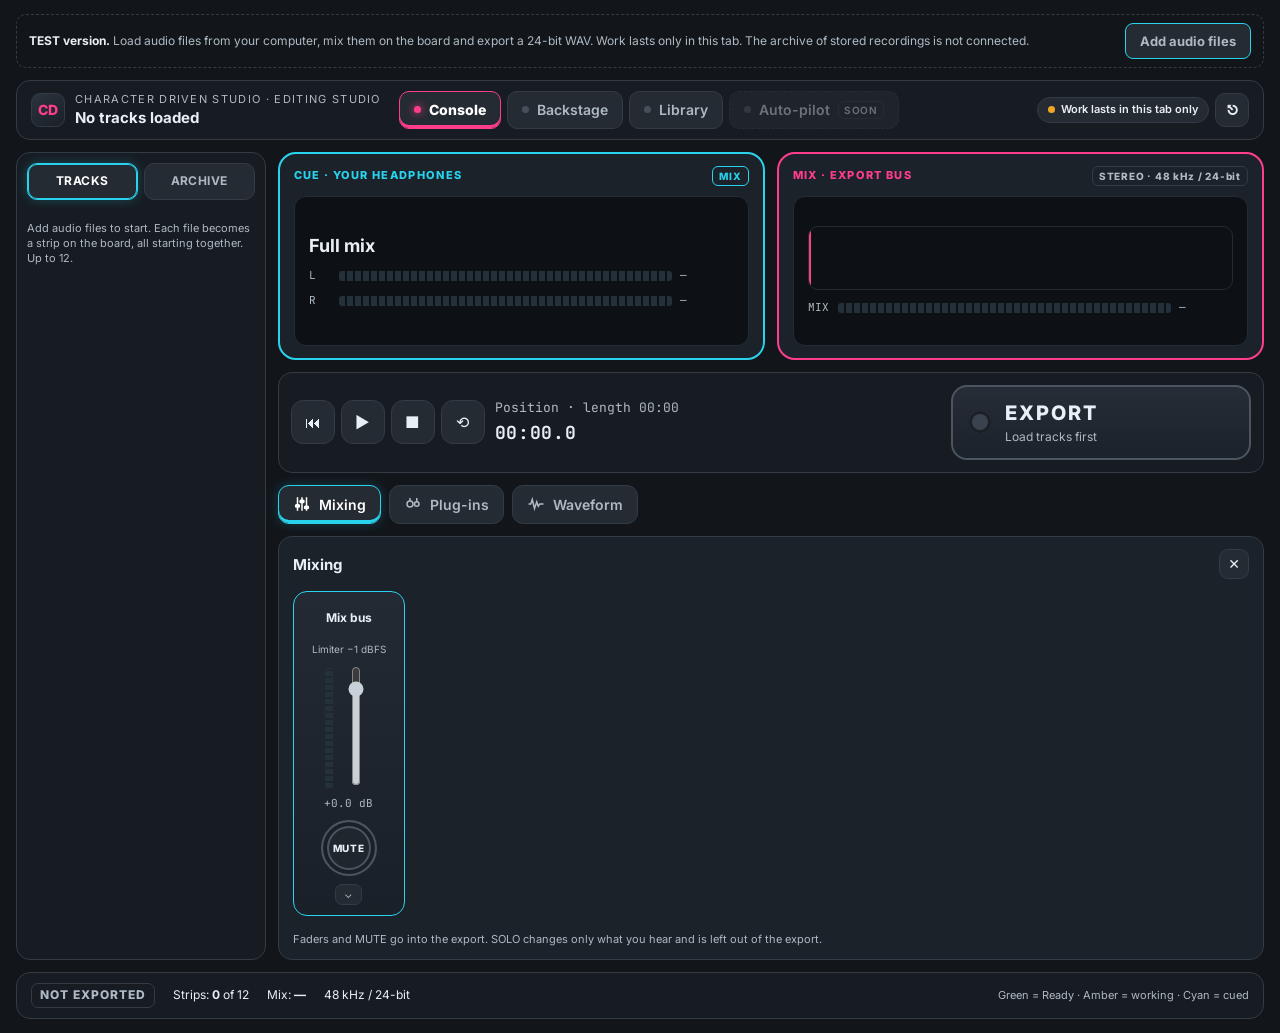
<file: booths/editing.html>
<!doctype html>
<html lang="en"><head><meta charset="utf-8"><meta name="viewport" content="width=device-width,initial-scale=1">
<title>Editing Studio · TEST</title>
<link rel="preconnect" href="https://fonts.googleapis.com">
<link rel="stylesheet" href="https://fonts.googleapis.com/css2?family=Inter:wght@400;500;600;700;800&family=JetBrains+Mono:wght@500;700&display=swap">
<link rel="stylesheet" href="booth.css"><style>body{margin:0}.wave{cursor:pointer}</style></head>
<body>
<div class="wrap">
  <div class="banner startbar">
    <span><b>TEST version.</b> Load audio files from your computer, mix them on the board and export a 24-bit WAV. Work lasts only in this tab. The archive of stored recordings is not connected.</span>
    <label class="chip cy" for="files" style="cursor:pointer">Add audio files</label>
    <input type="file" id="files" accept="audio/*" multiple hidden>
  </div>

  <header class="top">
    <div class="brand"><div class="logo" aria-hidden="true">CD</div>
      <div><div class="room">Character Driven Studio · Editing Studio</div><div class="show" id="proj">No tracks loaded</div></div></div>
    <nav class="rooms" role="tablist" aria-label="Studio rooms">
      <button class="room-tab" role="tab" aria-selected="true" data-room="console" id="t-console"><span class="lamp"></span>Console</button>
      <button class="room-tab" role="tab" aria-selected="false" data-room="backstage" id="t-backstage"><span class="lamp"></span>Backstage</button>
      <button class="room-tab" role="tab" aria-selected="false" data-room="library" id="t-library"><span class="lamp"></span>Library</button>
      <button class="room-tab" role="tab" aria-selected="false" aria-disabled="true"><span class="lamp"></span>Auto-pilot <span class="soon">soon</span></button>
    </nav>
    <div class="pills" aria-label="Studio status">
      <span class="pill"><span class="dot a"></span>Work lasts in this tab only</span>
      <a class="icon-btn" href="./" aria-label="Leave studio" title="Leave studio" style="text-decoration:none;color:inherit">⎋</a>
    </div>
  </header>

  <section id="room-console" class="console">
    <aside class="rail" aria-label="Tracks">
      <div class="src-tabs" role="tablist" aria-label="Track list">
        <button class="src-tab" role="tab" aria-selected="true" data-src="voices">Tracks</button>
        <button class="src-tab" role="tab" aria-selected="false" data-src="media">Archive</button>
      </div>
      <div class="list" data-srclist="voices" id="tracklist"><p class="mini">Add audio files to start. Each file becomes a strip on the board, all starting together. Up to 12.</p></div>
      <div class="list" data-srclist="media" hidden>
        <div class="src"><span class="num">⌂</span><span class="name">My stored recordings</span><span class="tag-na">NOT IN TEST</span><span class="sub">The live Editing Studio reads verified takes from the archive</span></div>
      </div>
    </aside>

    <div class="stage">
      <div class="monitors">
        <div class="mon cue">
          <div class="mon-head"><span class="mon-label">Cue · your headphones</span><span class="tally cue" id="cue-tag">MIX</span></div>
          <div class="mon-screen">
            <div class="now" id="cue-now">Full mix</div>
            <div class="meter-row"><span>L</span><span class="seg"><i id="cue-l"></i></span><span id="cue-l-db">—</span></div>
            <div class="meter-row"><span>R</span><span class="seg"><i id="cue-r"></i></span><span id="cue-r-db">—</span></div>
          </div>
        </div>
        <div class="mon air" id="mon-air">
          <div class="mon-head"><span class="mon-label">Mix · export bus</span><span class="tally">STEREO · 48 kHz / 24-bit</span></div>
          <div class="mon-screen">
            <div class="wave" id="wavebox" title="Click to move the playhead"><canvas id="wave" width="1200" height="64" aria-hidden="true"></canvas><span class="playhead" id="ph" style="left:0"></span></div>
            <div class="meter-row"><span>MIX</span><span class="seg"><i id="mix-m"></i></span><span id="mix-db">—</span></div>
          </div>
        </div>
      </div>

      <div class="tx" aria-label="Transport and export">
        <div class="transport">
          <button class="tbtn" id="t-back" aria-label="Back to start">⏮</button>
          <button class="tbtn" id="t-play" aria-pressed="false" aria-label="Play">▶</button>
          <button class="tbtn" id="t-stop" aria-label="Stop">■</button>
          <button class="tbtn" id="t-loop" aria-pressed="false" aria-label="Loop">⟲</button>
        </div>
        <div class="timer"><span>Position · length <span id="len">00:00</span></span><b class="tc" id="tc">00:00.0</b></div>
        <span class="spacer"></span>
        <div id="dl-slot"></div>
        <button class="airbtn" id="b-air" data-state="off"><span class="lampbig" aria-hidden="true"></span><span class="word">EXPORT</span><span class="hint">Load tracks first</span><span class="fill"></span></button>
      </div>

      <div class="tools" role="group" aria-label="Console tools">
        <button class="tool" aria-pressed="true" data-tool="mixing"><svg viewBox="0 0 24 24" fill="none" stroke="currentColor" stroke-width="2" aria-hidden="true"><path d="M6 3v18M12 3v18M18 3v18"/><rect x="3.5" y="13" width="5" height="3" rx="1" fill="currentColor"/><rect x="9.5" y="7" width="5" height="3" rx="1" fill="currentColor"/><rect x="15.5" y="15" width="5" height="3" rx="1" fill="currentColor"/></svg>Mixing</button>
        <button class="tool" aria-pressed="false" data-tool="plugins"><svg viewBox="0 0 24 24" fill="none" stroke="currentColor" stroke-width="2" aria-hidden="true"><circle cx="8" cy="12" r="4"/><circle cx="17" cy="12" r="3"/><path d="M8 8v-4M17 9v-5"/></svg>Plug-ins</button>
        <button class="tool" aria-pressed="false" data-tool="waveform"><svg viewBox="0 0 24 24" fill="none" stroke="currentColor" stroke-width="2" aria-hidden="true"><path d="M2 12h3l2-6 3 12 3-9 2 6 2-3h5"/></svg>Waveform</button>
      </div>

      <section class="drawer" data-panel="mixing">
        <div class="drawer-head"><h2>Mixing</h2><button class="x" aria-label="Close tools">✕</button></div>
        <div class="strips" id="strips"></div>
        <div class="legend">Faders and MUTE go into the export. SOLO changes only what you hear and is left out of the export.</div>
      </section>

      <section class="drawer" data-panel="plugins" hidden>
        <div class="drawer-head"><h2>Plug-ins</h2><button class="x" aria-label="Close tools">✕</button></div>
        <div class="panel2">
          <div class="plug"><h3>Glue Mix · mix bus</h3><div class="mini">Gentle bus compressor before the limiter. Bypassed by default.</div>
            <label class="mini">Ratio <select class="dev" id="g-ratio"><option value="2">2:1</option><option value="4">4:1</option></select></label>
            <label class="mini">Threshold <span id="g-th-v">−18 dB</span><input type="range" id="g-th" min="-40" max="0" step="1" value="-18" style="width:100%"></label>
            <label class="mini">Makeup <span id="g-mk-v">0 dB</span><input type="range" id="g-mk" min="0" max="12" step="0.5" value="0" style="width:100%"></label>
            <button class="chip bypass" id="g-byp" aria-pressed="true">Bypassed</button></div>
          <div class="plug"><h3>Mic model</h3><div class="mini">The eight mic voicings live in the Ensemble engine, which this TEST version can't reach.</div><span class="tag-na">NOT IN TEST</span></div>
        </div>
      </section>

      <section class="drawer" data-panel="waveform" hidden>
        <div class="drawer-head"><h2>Waveform</h2><button class="x" aria-label="Close tools">✕</button></div>
        <div class="list"><div class="item"><div><div class="k">Cut and trim in Wavacity</div><div class="v">Wavacity is the existing waveform editor. Opens in a new tab.</div></div><a class="chip cy" href="https://wavacity.com" target="_blank" rel="noopener">Open Wavacity</a></div></div>
      </section>
    </div>
  </section>

  <section id="room-backstage" class="cols" hidden>
    <div class="sect"><h3>Export settings</h3><p>Stereo WAV, 48 kHz, 24-bit. Limiter at about −1 dBFS. Loudness targeting is not in TEST.</p></div>
    <div class="sect"><h3>Headphones and output</h3><p>Uses this computer's default sound output.</p></div>
    <div class="sect"><h3>Limits</h3><p>Up to 12 strips. Long files use a lot of memory in the tab.</p></div>
  </section>

  <section id="room-library" class="cols" hidden>
    <div class="sect"><h3>Add audio</h3><p>Files from your computer, including takes downloaded from the Recording Booth TEST.</p><label class="chip cy" for="files" style="cursor:pointer">Add audio files</label></div>
    <div class="sect" style="grid-column:span 2"><h3>Exports this visit</h3><div class="recs" id="recs"><p class="mini">No exports yet.</p></div></div>
  </section>

  <footer class="status" aria-live="polite">
    <span class="state off" id="s-air">NOT EXPORTED</span>
    <span>Strips: <b id="s-n">0</b> of 12</span>
    <span>Mix: <b id="s-master">—</b></span>
    <span>48 kHz / 24-bit</span>
    <span class="legend" style="margin-left:auto">Green = Ready · Amber = working · Cyan = cued</span>
  </footer>
</div>
<script src="engine.js"></script>
<script>
(function(){
  const {Engine,renderStrips,stateButton,shell,seg,fmtDb,fmtTime,wav24,downloadLink,$}=CDB;
  const e=new Engine(); const master={id:'master',name:'Mix bus',db:0,muted:false,available:true,model:'Limiter −1 dBFS'};
  shell(); renderStrips(e,$('#strips'),master);
  const tracks=[]; let dur=0, pos=0, playing=false, t0=0, sources=[];
  const tc=s=>fmtTime(s)+'.'+Math.floor((s%1)*10);

  async function addFiles(list){
    await e.start(); e.setHeadphones(true);
    for(const f of list){ if(tracks.length>=12) break;
      try{ const buf=await e.ctx.decodeAudioData(await f.arrayBuffer());
        const name=f.name.replace(/\.[^.]+$/,''); const short=name.length>16?name.slice(0,15)+'…':name;
        const ch=e.addChannel({id:'t'+tracks.length,name:short,model:(buf.numberOfChannels>1?'Stereo':'Mono')+' · '+fmtTime(buf.duration)});
        tracks.push({ch,buf,name}); dur=Math.max(dur,buf.duration);
      }catch(err){ alertRow(f.name+' could not be read'); }
    }
    renderStrips(e,$('#strips'),master); drawRail(); drawWave(); refresh();
  }
  function alertRow(t){const p=document.createElement('p');p.className='notice';p.textContent=t;$('#tracklist').appendChild(p)}
  function drawRail(){
    $('#tracklist').innerHTML=tracks.map((t,i)=>`<div class="src"><span class="num">${i+1}</span><span class="name">${t.ch.name}</span><span class="tally">IN MIX</span><span class="sub">${t.name} · ${fmtTime(t.buf.duration)}</span></div>`).join('')+
      (tracks.length<12?'<label class="chip cy" for="files" style="cursor:pointer;text-align:center">Add audio files</label>':'');
    $('#proj').textContent=tracks.length?tracks.length+' track'+(tracks.length>1?'s':'')+' · '+fmtTime(dur):'No tracks loaded';
    $('#s-n').textContent=tracks.length; $('#len').textContent=fmtTime(dur);
  }
  function drawWave(){
    const c=$('#wave'),g=c.getContext('2d');g.clearRect(0,0,c.width,c.height);if(!tracks.length)return;
    g.fillStyle='#29d3ee';const W=c.width,H=c.height;
    const peaks=new Float32Array(W);
    tracks.forEach(t=>{const d=t.buf.getChannelData(0),per=(dur*t.buf.sampleRate)/W;
      for(let x=0;x<W;x++){const a=Math.floor(x*per),b=Math.min(d.length,Math.floor((x+1)*per));let m=0;for(let i=a;i<b;i+=8){const v=Math.abs(d[i]);if(v>m)m=v}peaks[x]=Math.max(peaks[x],m)}});
    for(let x=0;x<W;x++){const h=Math.max(1,peaks[x]*H/2);g.fillRect(x,H/2-h,1,h*2)}
  }
  function curPos(){return playing?e.ctx.currentTime-t0:pos}
  function play(){ if(!tracks.length) return; if(e.ctx.state!=='running') e.ctx.resume();
    if(pos>=dur) pos=0; sources=tracks.map(t=>{const s=e.ctx.createBufferSource();s.buffer=t.buf;s.connect(t.ch.input);if(pos<t.buf.duration)s.start(0,pos);return s});
    t0=e.ctx.currentTime-pos; playing=true; refresh(); }
  function halt(){ sources.forEach(s=>{try{s.stop()}catch(err){}}); sources=[]; playing=false; }
  function pause(){ pos=curPos(); halt(); refresh(); }
  function seek(p){ const was=playing; if(was) halt(); pos=Math.max(0,Math.min(dur,p)); if(was) play(); else refresh(); }
  function refresh(){ $('#t-play').textContent=playing?'❚❚':'▶'; $('#t-play').setAttribute('aria-pressed',playing); $('#t-play').setAttribute('aria-label',playing?'Pause':'Play');
    if(exp.state==='off') exp.set('off', tracks.length?'Press to render a 24-bit WAV of the mix':'Load tracks first'); }
  $('#t-play').addEventListener('click',()=>playing?pause():play());
  $('#t-stop').addEventListener('click',()=>{halt();pos=0;refresh()});
  $('#t-back').addEventListener('click',()=>seek(0));
  $('#t-loop').addEventListener('click',ev=>{const b=ev.currentTarget;b.setAttribute('aria-pressed',b.getAttribute('aria-pressed')!=='true')});
  $('#wavebox').addEventListener('click',ev=>{if(!dur)return;const r=ev.currentTarget.getBoundingClientRect();seek((ev.clientX-r.left)/r.width*dur)});
  $('#files').addEventListener('change',ev=>{addFiles([...ev.target.files]);ev.target.value=''});
  (function loop(){ if(e.ctx){ let p=curPos();
      if(playing&&p>=dur){ halt(); if($('#t-loop').getAttribute('aria-pressed')==='true'){pos=0;play();}else{pos=dur;refresh();} p=curPos(); }
      $('#tc').textContent=tc(p); $('#ph').style.left=(dur?p/dur*100:0)+'%'; }
    requestAnimationFrame(loop); })();
  e.meterHooks.push(x=>{ seg($('#cue-l'),x.monLevel); seg($('#cue-r'),x.monLevel); $('#cue-l-db').textContent=fmtDb(x.monLevel); $('#cue-r-db').textContent=fmtDb(x.monLevel);
    seg($('#mix-m'),x.masterLevel); $('#mix-db').textContent=fmtDb(x.masterLevel); $('#s-master').textContent=fmtDb(x.masterLevel);
    const solo=x.channels.filter(c=>c.soloed).map(c=>c.name); $('#cue-now').textContent=solo.length?'SOLO: '+solo.join(', '):'Full mix'; $('#cue-tag').textContent=solo.length?'SOLO':'MIX'; });

  // Glue Mix
  const glue={bypass:true,ratio:2,threshold:-18,makeup:0};
  const applyGlue=async()=>{await e.start();e.setGlue(glue);master.model=glue.bypass?'Limiter −1 dBFS':'Glue '+glue.ratio+':1 · limiter'};
  $('#g-byp').addEventListener('click',ev=>{glue.bypass=!glue.bypass;ev.target.setAttribute('aria-pressed',glue.bypass);ev.target.textContent=glue.bypass?'Bypassed':'Active';applyGlue()});
  $('#g-ratio').addEventListener('change',ev=>{glue.ratio=+ev.target.value;applyGlue()});
  $('#g-th').addEventListener('input',ev=>{glue.threshold=+ev.target.value;$('#g-th-v').textContent=glue.threshold+' dB';applyGlue()});
  $('#g-mk').addEventListener('input',ev=>{glue.makeup=+ev.target.value;$('#g-mk-v').textContent=glue.makeup+' dB';applyGlue()});

  // Offline export (faders, MUTE, Glue, limiter, master; SOLO ignored)
  async function render(){
    const sr=48000,len=Math.ceil(dur*sr),oc=new OfflineAudioContext(2,len,sr);
    const bus=oc.createGain(),out=oc.createGain();
    if(glue.bypass){bus.connect(out)}else{const c=oc.createDynamicsCompressor();c.threshold.value=glue.threshold;c.ratio.value=glue.ratio;c.attack.value=0.01;c.release.value=0.25;c.knee.value=6;const mk=oc.createGain();mk.gain.value=Math.pow(10,glue.makeup/20);bus.connect(c).connect(mk).connect(out)}
    const lim=oc.createDynamicsCompressor();lim.threshold.value=-1.5;lim.knee.value=0;lim.ratio.value=20;lim.attack.value=0.002;lim.release.value=0.1;
    const m=oc.createGain();m.gain.value=master.muted?0:(master.db<=-60?0:Math.pow(10,(e.masterDb||0)/20));
    out.connect(lim).connect(m).connect(oc.destination);
    tracks.forEach(t=>{ if(t.ch.muted) return; const s=oc.createBufferSource();s.buffer=t.buf;const g=oc.createGain();g.gain.value=t.ch.db<=-60?0:Math.pow(10,t.ch.db/20);s.connect(g).connect(bus);s.start(0); });
    const r=await oc.startRendering(); return wav24([r.getChannelData(0),r.getChannelData(1)],sr);
  }
  let lastBlob=null, n=0, pulse=null;
  const exp=stateButton($('#b-air'),{initial:'off',states:{
    off:{word:'EXPORT',hint:'Load tracks first',look:'off',onTap:async a=>{ if(!tracks.length) return; a.set('work');
        const fill=$('#b-air .fill');let w=0;pulse=setInterval(()=>{w=(w+4)%100;fill.style.width=w+'%'},60);
        try{ lastBlob=await render(); n++; clearInterval(pulse); fill.style.width='0'; a.set('done'); addExport(lastBlob);}catch(err){clearInterval(pulse);fill.style.width='0';a.set('off','Export failed: '+err.message)} }},
    work:{word:'RENDERING',hint:'Keep this tab open',look:'blocked'},
    done:{word:'DOWNLOAD READY',hint:'Press to save the WAV · then press again for a new export',look:'ready',onTap:a=>{ const l=$('#dl-slot a'); if(l){ l.click(); a.set('saved'); } }},
    saved:{word:'SAVED',hint:'Press for a new export',look:'off',onTap:a=>a.set('off','Press to render a 24-bit WAV of the mix')}
  },onEnter:s=>{ const sa=$('#s-air'); sa.className='state '+(s==='done'?'rdy':'off'); sa.textContent=s==='work'?'RENDERING':s==='done'?'EXPORT READY':s==='saved'?'EXPORT SAVED':'NOT EXPORTED'; }});
  function addExport(blob){
    const name='Editing-Studio-mix-'+n+'.wav';
    const slot=$('#dl-slot'); slot.innerHTML=''; const a=downloadLink(blob,name); a.textContent='Download mix '+n; slot.appendChild(a);
    const box=$('#recs'); if(box.querySelector('p.mini')) box.innerHTML='';
    const row=document.createElement('div'); row.className='item'; row.innerHTML=`<div><div class="k">Mix ${n}</div><div class="v">${fmtTime(dur)} · WAV 48 kHz / 24-bit · ${(blob.size/1048576).toFixed(1)} MB</div></div>`;
    row.appendChild(downloadLink(blob,name)); box.prepend(row);
  }
  window.addEventListener('beforeunload',ev=>{ if(tracks.length){ ev.preventDefault(); ev.returnValue=''; } });
  refresh();
})();
</script>
</body></html>
</file>
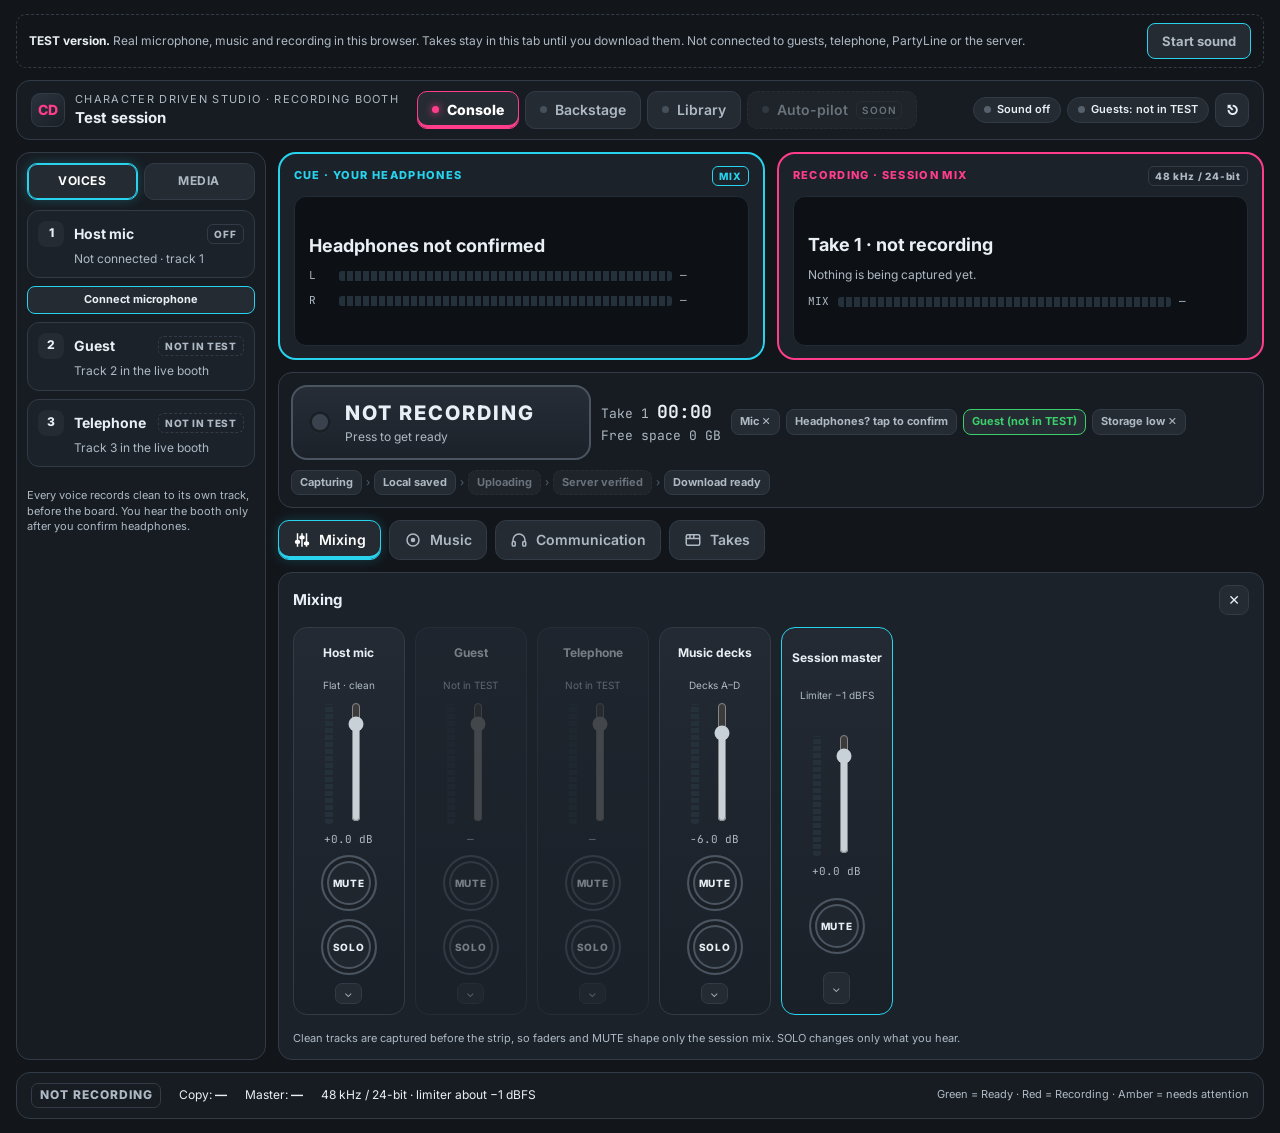
<file: booths/recording.html>
<!doctype html>
<html lang="en"><head><meta charset="utf-8"><meta name="viewport" content="width=device-width,initial-scale=1">
<title>Recording Booth · TEST</title>
<link rel="preconnect" href="https://fonts.googleapis.com">
<link rel="stylesheet" href="https://fonts.googleapis.com/css2?family=Inter:wght@400;500;600;700;800&family=JetBrains+Mono:wght@500;700&display=swap">
<link rel="stylesheet" href="booth.css"><style>body{margin:0}</style></head>
<body>
<div class="wrap">
  <div class="banner startbar">
    <span><b>TEST version.</b> Real microphone, music and recording in this browser. Takes stay in this tab until you download them. Not connected to guests, telephone, PartyLine or the server.</span>
    <button class="chip cy" id="start">Start sound</button>
  </div>

  <header class="top">
    <div class="brand"><div class="logo" aria-hidden="true">CD</div>
      <div><div class="room">Character Driven Studio · Recording Booth</div><div class="show">Test session</div></div></div>
    <nav class="rooms" role="tablist" aria-label="Booth rooms">
      <button class="room-tab" role="tab" aria-selected="true" data-room="console" id="t-console"><span class="lamp"></span>Console</button>
      <button class="room-tab" role="tab" aria-selected="false" data-room="backstage" id="t-backstage"><span class="lamp"></span>Backstage</button>
      <button class="room-tab" role="tab" aria-selected="false" data-room="library" id="t-library"><span class="lamp"></span>Library</button>
      <button class="room-tab" role="tab" aria-selected="false" aria-disabled="true"><span class="lamp"></span>Auto-pilot <span class="soon">soon</span></button>
    </nav>
    <div class="pills" aria-label="Booth status">
      <span class="pill"><span class="dot" id="p-sound-dot"></span><span id="p-sound">Sound off</span></span>
      <span class="pill"><span class="dot"></span>Guests: not in TEST</span>
      <a class="icon-btn" href="./" aria-label="Leave booth" title="Leave booth" style="text-decoration:none;color:inherit">⎋</a>
    </div>
  </header>

  <section id="room-console" class="console">
    <aside class="rail" aria-label="Sources">
      <div class="src-tabs" role="tablist" aria-label="Source list">
        <button class="src-tab" role="tab" aria-selected="true" data-src="voices">Voices</button>
        <button class="src-tab" role="tab" aria-selected="false" data-src="media">Media</button>
      </div>
      <div class="list" data-srclist="voices">
        <div class="src" id="src-host"><span class="num">1</span><span class="name">Host mic</span><span class="tally" id="host-tally">OFF</span><span class="sub" id="host-sub">Not connected · track 1</span></div>
        <button class="chip cy" id="connect-mic">Connect microphone</button>
        <div class="src"><span class="num">2</span><span class="name">Guest</span><span class="tag-na">NOT IN TEST</span><span class="sub">Track 2 in the live booth</span></div>
        <div class="src"><span class="num">3</span><span class="name">Telephone</span><span class="tag-na">NOT IN TEST</span><span class="sub">Track 3 in the live booth</span></div>
      </div>
      <div class="list" data-srclist="media" hidden>
        <div class="src"><span class="num">A</span><span class="name" id="rail-A">Deck A</span><span class="tally" id="tal-A">EMPTY</span><span class="sub">Load in Music</span></div>
        <div class="src"><span class="num">B</span><span class="name" id="rail-B">Deck B</span><span class="tally" id="tal-B">EMPTY</span><span class="sub">Load in Music</span></div>
        <div class="src"><span class="num">C</span><span class="name" id="rail-C">Deck C</span><span class="tally" id="tal-C">EMPTY</span><span class="sub">Load in Music</span></div>
        <div class="src"><span class="num">D</span><span class="name" id="rail-D">Deck D</span><span class="tally" id="tal-D">EMPTY</span><span class="sub">Load in Music</span></div>
      </div>
      <p class="mini">Every voice records clean to its own track, before the board. You hear the booth only after you confirm headphones.</p>
    </aside>

    <div class="stage">
      <div class="monitors">
        <div class="mon cue">
          <div class="mon-head"><span class="mon-label">Cue · your headphones</span><span class="tally cue" id="cue-tag">MIX</span></div>
          <div class="mon-screen">
            <div class="now" id="cue-now">Headphones not confirmed</div>
            <div class="meter-row"><span>L</span><span class="seg"><i id="cue-l"></i></span><span id="cue-l-db">—</span></div>
            <div class="meter-row"><span>R</span><span class="seg"><i id="cue-r"></i></span><span id="cue-r-db">—</span></div>
          </div>
        </div>
        <div class="mon air" id="mon-air">
          <div class="mon-head"><span class="mon-label">Recording · session mix</span><span class="tally" id="air-tally">48 kHz / 24-bit</span></div>
          <div class="mon-screen">
            <div class="now" id="air-now">Take 1 · not recording</div>
            <div class="station-word" id="air-word">Nothing is being captured yet.</div>
            <div class="meter-row"><span>MIX</span><span class="seg"><i id="air-m"></i></span><span id="air-db">—</span></div>
          </div>
        </div>
      </div>

      <div class="tx" aria-label="Recording">
        <button class="airbtn" id="b-air" data-state="off"><span class="lampbig" aria-hidden="true"></span><span class="word">NOT RECORDING</span><span class="hint">Press to get ready</span><span class="fill"></span></button>
        <div class="timer" aria-live="polite"><span>Take <span id="take-no">1</span> <b id="t-on">00:00</b></span><span id="space">Free space —</span></div>
        <div class="checks" aria-label="Ready checks">
          <span class="check" id="chk-mic" aria-pressed="false">Mic ✕</span>
          <button class="check" id="chk-phones" aria-pressed="false">Headphones? tap to confirm</button>
          <span class="check" aria-pressed="true">Guest (not in TEST)</span>
          <span class="check" id="chk-store" aria-pressed="false">Storage …</span>
        </div>
        <span class="spacer"></span>
        <div class="steps" aria-label="Copy progress">
          <span class="step" data-s="cap">Capturing</span><span class="step-sep">›</span>
          <span class="step" data-s="local">Local saved</span><span class="step-sep">›</span>
          <span class="step na" title="Not in TEST">Uploading</span><span class="step-sep">›</span>
          <span class="step na" title="Not in TEST">Server verified</span><span class="step-sep">›</span>
          <span class="step" data-s="dl">Download ready</span>
        </div>
      </div>

      <div class="tools" role="group" aria-label="Console tools">
        <button class="tool" aria-pressed="true" data-tool="mixing"><svg viewBox="0 0 24 24" fill="none" stroke="currentColor" stroke-width="2" aria-hidden="true"><path d="M6 3v18M12 3v18M18 3v18"/><rect x="3.5" y="13" width="5" height="3" rx="1" fill="currentColor"/><rect x="9.5" y="7" width="5" height="3" rx="1" fill="currentColor"/><rect x="15.5" y="15" width="5" height="3" rx="1" fill="currentColor"/></svg>Mixing</button>
        <button class="tool" aria-pressed="false" data-tool="music"><svg viewBox="0 0 24 24" fill="none" stroke="currentColor" stroke-width="2" aria-hidden="true"><circle cx="12" cy="12" r="8"/><circle cx="12" cy="12" r="2" fill="currentColor"/></svg>Music</button>
        <button class="tool" aria-pressed="false" data-tool="comms"><svg viewBox="0 0 24 24" fill="none" stroke="currentColor" stroke-width="2" aria-hidden="true"><path d="M4 14v-2a8 8 0 0 1 16 0v2"/><rect x="3" y="14" width="4" height="6" rx="1.5"/><rect x="17" y="14" width="4" height="6" rx="1.5"/></svg>Communication</button>
        <button class="tool" aria-pressed="false" data-tool="takes"><svg viewBox="0 0 24 24" fill="none" stroke="currentColor" stroke-width="2" aria-hidden="true"><rect x="3" y="5" width="18" height="14" rx="2"/><path d="M3 10h18M8 5v5M13 5v5"/></svg>Takes</button>
      </div>

      <section class="drawer" data-panel="mixing">
        <div class="drawer-head"><h2>Mixing</h2><button class="x" aria-label="Close tools">✕</button></div>
        <div class="strips" id="strips"></div>
        <div class="legend">Clean tracks are captured before the strip, so faders and MUTE shape only the session mix. SOLO changes only what you hear.</div>
      </section>

      <section class="drawer" data-panel="music" hidden>
        <div class="drawer-head"><h2>Music</h2><button class="x" aria-label="Close tools">✕</button></div>
        <div class="decks" id="decks"></div>
        <div class="xfade"><span>A</span><input type="range" id="xf" min="0" max="1" step="0.01" value="0.5" aria-label="Crossfader A to B" style="width:100%"><span>B</span></div>
        <div class="list"><div class="item"><div><div class="k">Stop all music</div><div class="v">Stops every deck</div></div><button class="chip" id="stop-all">Stop all</button></div></div>
      </section>

      <section class="drawer" data-panel="comms" hidden>
        <div class="drawer-head"><h2>Communication</h2><button class="x" aria-label="Close tools">✕</button></div>
        <div class="list"><div class="item"><div><div class="k">PartyLine, Messaging, Telephone, Green Room</div><div class="v">These need the live booth and are not part of this TEST version.</div></div><span class="tag-na">NOT IN TEST</span></div></div>
      </section>

      <section class="drawer" data-panel="takes" hidden>
        <div class="drawer-head"><h2>Takes</h2><button class="x" aria-label="Close tools">✕</button></div>
        <div class="recs" id="recs"><p class="mini">No takes yet. Each take gives you the session mix plus a clean host track, as WAV files.</p></div>
      </section>
    </div>
  </section>

  <section id="room-backstage" class="cols" hidden>
    <div class="sect"><h3>Sound and devices</h3><p>Choose your microphone. It records clean: no echo cancelling, noise removal or automatic level.</p>
      <select class="dev" id="dev" aria-label="Microphone"><option value="">Default microphone</option></select>
      <button class="chip cy" id="dev-apply">Use this microphone</button></div>
    <div class="sect"><h3>Recording and delivery</h3><p>TEST keeps takes in this tab's memory. Best under 20 minutes per take. Download before you close the tab.</p></div>
    <div class="sect"><h3>Guests, telephone, server copy</h3><p>Need the live booth.</p><span class="tag-na">NOT IN TEST</span></div>
  </section>

  <section id="room-library" class="cols" hidden>
    <div class="sect"><h3>Takes from this visit</h3><p>Open Console › Takes to download them.</p></div>
    <div class="sect"><h3>Editing Studio TEST</h3><p>Load your downloaded WAV files there to mix and export.</p><a class="chip cy" href="editing.html">Open Editing Studio</a></div>
  </section>

  <footer class="status" aria-live="polite">
    <span class="state off" id="s-air">NOT RECORDING</span>
    <span>Copy: <b id="s-copy">—</b></span>
    <span>Master: <b id="s-master">—</b></span>
    <span>48 kHz / 24-bit · limiter about −1 dBFS</span>
    <span class="legend" style="margin-left:auto">Green = Ready · Red = Recording · Amber = needs attention</span>
  </footer>
</div>
<script src="engine.js"></script>
<script src="room-common.js"></script>
<script>
(function(){
  const {stateButton,seg,fmtDb,fmtTime,$,$$}=CDB;
  const R=CDRoom.setup({decks:['A','B','C','D'], extra:[{id:'guest',name:'Guest',available:false},{id:'tel',name:'Telephone',available:false}], masterName:'Session master'});
  const e=R.engine; let storeOk=false, take=1, since=0, tick=null;
  (async()=>{try{const est=await navigator.storage.estimate();const free=(est.quota-est.usage)/1073741824;storeOk=free>0.5;
    $('#space').textContent='Free space '+free.toFixed(0)+' GB';$('#chk-store').textContent=storeOk?'Storage ✓':'Storage low ✕';}catch(err){storeOk=true;$('#chk-store').textContent='Storage ✓';}
    $('#chk-store').setAttribute('aria-pressed',storeOk)})();
  R.extraCheck=()=>storeOk;
  const steps=(m)=>$$('.step[data-s]').forEach(s=>{s.className='step'+(m[s.dataset.s]||'')});
  const rec=stateButton($('#b-air'),{initial:'off',states:{
    off:{word:'NOT RECORDING',hint:'Press to get ready',look:'off',onTap:a=>a.set(R.checksOk()?'ready':'blocked')},
    blocked:{word:'NOT READY',hint:'Connect a microphone, speak, and confirm headphones',look:'blocked',onTap:a=>a.set(R.checksOk()?'ready':'blocked')},
    ready:{word:'READY',hint:'Hold to record · press to stand down',look:'ready',onTap:a=>a.set('off'),
      onHold:async a=>{await e.recStart();since=Date.now();tick=setInterval(clock,1000);steps({cap:' now'});$('#s-copy').textContent='Capturing';a.set('air')}},
    air:{word:'RECORDING',hint:'Hold to stop',look:'air',onTap:a=>a.set('air','Hold to stop'),
      onHold:a=>{clearInterval(tick);a.set('saving');setTimeout(()=>{const parts=e.recStop();R.addTake(parts,'Take '+take);
        steps({cap:' done',local:' done',dl:' done'});$('#s-copy').textContent='Local saved · Download ready (Console › Takes)';take++;$('#take-no').textContent=take;clock();a.set('off')},50)}},
    saving:{word:'SAVING',hint:'Building your WAV files…',look:'blocked'}
  },onEnter:s=>{
    document.body.classList.toggle('is-on-air',s==='air');
    const sa=$('#s-air');sa.className='state '+(s==='air'?'air':s==='ready'?'rdy':'off');sa.textContent=s==='air'?'RECORDING':s==='ready'?'READY':s==='saving'?'SAVING':'NOT RECORDING';
    $('#mon-air').classList.toggle('is-live',s==='air');
    $('#air-tally').className='tally'+(s==='air'?' live':'');$('#air-tally').textContent=s==='air'?'REC · 48 kHz / 24-bit':'48 kHz / 24-bit';
    $('#air-now').textContent='Take '+take+(s==='air'?' · recording':s==='saving'?' · saving':' · not recording');
    $('#air-word').textContent=s==='air'?'Capturing the session mix and a clean host track.':s==='ready'?'Checks passed. Hold the button to start the take.':'Nothing is being captured yet.';
  }});
  R.onChecks=()=>{ if(!R.checksOk()&&rec.state==='ready') rec.set('off'); };
  function clock(){$('#t-on').textContent=fmtTime(rec.state==='air'?(Date.now()-since)/1000:0)}
  e.meterHooks.push(x=>{seg($('#air-m'),x.masterLevel);$('#air-db').textContent=fmtDb(x.masterLevel)});
})();
</script>
</body></html>
</file>
<file: booths/booth.css>
/* Layout: Production Studio Approved Version 1 shell — header + main tabs, left source rail (tabbed), two rounded monitors, transmission row, instrument rail, drawer, status bar. Dark only (Joani, 6 Nov). */
:root{
  color-scheme:dark;
  --ground:#12161b;      /* page */
  --chassis:#171c22;     /* header, rail panel, footer */
  --panel:#1b222a;       /* cards */
  --raised:#252b32;      /* buttons, wells */
  --edge:#323b46;
  --text:#e8eff5;
  --muted:#aeb9c4;
  --pink:#ff3d8b;        /* main / live selection */
  --cyan:#29d3ee;        /* cue / selected tool */
  --onair:#e5383b;       /* red: ON AIR and recording only */
  --ready:#3ccf6b;       /* green: Ready only */
  --amber:#f5a524;       /* attention */
  --solo:#ffd23f;
  --f-ui:"Inter","Segoe UI",system-ui,sans-serif;
  --f-mono:"JetBrains Mono",ui-monospace,Menlo,monospace;
  --r:14px;
}
*{box-sizing:border-box}
[hidden]{display:none!important}
html,body{background:var(--ground);color:var(--text)}
body{font-family:var(--f-ui);font-size:14px;line-height:1.4}
button{font:inherit;color:inherit}
:focus-visible{outline:2px solid #fff;outline-offset:2px}
.wrap{padding-left:max(16px,env(safe-area-inset-left,0px));padding-right:max(16px,env(safe-area-inset-right,0px));padding-block:14px;max-width:1500px;margin:0 auto;display:grid;gap:12px}

.banner{font-size:12px;color:var(--muted);border:1px dashed var(--edge);border-radius:10px;padding:8px 12px}
.banner b{color:var(--text)}

/* Header */
header.top{background:var(--chassis);border:1px solid var(--edge);border-radius:var(--r);padding:10px 14px;display:flex;flex-wrap:wrap;align-items:center;gap:12px 18px}
.brand{display:flex;align-items:center;gap:10px;min-width:0}
.logo{width:34px;height:34px;border-radius:9px;background:linear-gradient(145deg,#2b333d,#1a2027);border:1px solid var(--edge);display:grid;place-items:center;font-weight:800;letter-spacing:.02em;color:var(--pink)}
.brand .room{font-size:11px;letter-spacing:.12em;text-transform:uppercase;color:var(--muted)}
.brand .show{font-weight:700;font-size:15px}
nav.rooms{display:flex;gap:6px;flex-wrap:wrap}
.room-tab{background:var(--raised);border:1px solid var(--edge);border-radius:10px;padding:8px 14px;font-weight:600;color:var(--muted);cursor:pointer;display:flex;align-items:center;gap:8px;position:relative}
.room-tab .lamp{width:7px;height:7px;border-radius:50%;background:#46505b}
.room-tab[aria-selected="true"]{color:#fff;border-color:var(--pink);box-shadow:inset 0 -3px 0 var(--pink);font-weight:800}
.room-tab[aria-selected="true"] .lamp{background:var(--pink);box-shadow:0 0 8px var(--pink)}
.room-tab[aria-disabled="true"]{border-style:dashed;opacity:.55;cursor:not-allowed}
.soon{font-size:10px;letter-spacing:.08em;text-transform:uppercase;border:1px solid var(--edge);border-radius:6px;padding:1px 5px}
.pills{display:flex;gap:6px;flex-wrap:wrap;margin-left:auto;align-items:center}
.pill{font-size:11px;font-weight:600;border-radius:999px;padding:4px 10px;background:var(--raised);border:1px solid var(--edge);display:flex;gap:6px;align-items:center}
.dot{width:7px;height:7px;border-radius:50%;background:#56616d}
.dot.g{background:var(--ready)} .dot.a{background:var(--amber)} .dot.r{background:var(--onair)}
.icon-btn{width:34px;height:34px;border-radius:10px;background:var(--raised);border:1px solid var(--edge);cursor:pointer;display:grid;place-items:center;font-weight:800}

/* Console grid */
.console{display:grid;grid-template-columns:minmax(220px,20%) 1fr;gap:12px}
.rail{background:var(--chassis);border:1px solid var(--edge);border-radius:var(--r);padding:10px;display:grid;gap:10px;align-content:start}
.src-tabs{display:grid;grid-template-columns:1fr 1fr;gap:6px}
.src-tab{border-radius:10px;padding:9px 6px;background:var(--raised);border:1px solid var(--edge);font-weight:700;font-size:12px;letter-spacing:.04em;text-transform:uppercase;cursor:pointer;color:var(--muted)}
.src-tab[aria-selected="true"]{border-color:var(--cyan);color:#fff;box-shadow:0 0 0 1px var(--cyan) inset,0 0 12px rgba(41,211,238,.25)}
.src{background:var(--panel);border:1px solid var(--edge);border-radius:12px;padding:10px;display:grid;grid-template-columns:auto 1fr auto;gap:4px 10px;align-items:center;cursor:pointer;text-align:left}
.src:hover{border-color:#4a5562}
.src.cued{border-color:var(--cyan)}
.src.live{border-color:var(--pink)}
.src .num{width:26px;height:26px;border-radius:8px;background:var(--raised);display:grid;place-items:center;font-weight:800;font-size:12px}
.src .name{font-weight:700}
.src .sub{grid-column:2/4;font-size:12px;color:var(--muted)}
.tally{font-size:10px;font-weight:800;letter-spacing:.08em;border-radius:6px;padding:2px 6px;border:1px solid var(--edge);color:var(--muted)}
.tally.live{background:var(--pink);border-color:var(--pink);color:#fff}
.tally.cue{border-color:var(--cyan);color:var(--cyan)}
.tally.wait{border-color:var(--amber);color:var(--amber)}
.mini{font-size:11px;color:var(--muted)}

.stage{display:grid;gap:12px;min-width:0}
.monitors{display:grid;grid-template-columns:1fr 1fr;gap:12px}
.mon{background:var(--panel);border:2px solid var(--edge);border-radius:18px;padding:12px 14px;display:grid;gap:10px;min-width:0}
.mon.cue{border-color:var(--cyan)}
.mon.air{border-color:var(--pink)}
.mon.air.is-live{border-color:var(--onair);box-shadow:0 0 0 1px var(--onair),0 0 22px rgba(229,56,59,.25)}
.mon-head{display:flex;justify-content:space-between;align-items:center;gap:8px}
.mon-label{font-size:11px;font-weight:800;letter-spacing:.12em;text-transform:uppercase}
.mon.cue .mon-label{color:var(--cyan)} .mon.air .mon-label{color:var(--pink)}
.mon-screen{border-radius:12px;background:#0d1116;border:1px solid #232b34;padding:14px;display:grid;gap:10px;min-height:150px;align-content:center}
.now{font-size:18px;font-weight:700}
.meter-row{display:grid;grid-template-columns:22px 1fr 54px;gap:8px;align-items:center;font-family:var(--f-mono);font-size:11px;color:var(--muted)}
.seg{height:10px;border-radius:3px;background:repeating-linear-gradient(90deg,#24303a 0 6px,transparent 6px 8px);position:relative;overflow:hidden}
.seg i{position:absolute;inset:0 auto 0 0;background:repeating-linear-gradient(90deg,var(--cyan) 0 6px,transparent 6px 8px)}
.seg i.hot{background:repeating-linear-gradient(90deg,var(--cyan) 0 6px,transparent 6px 8px) 0 0/75% 100% no-repeat,repeating-linear-gradient(90deg,var(--amber) 0 6px,transparent 6px 8px)}
.station-word{font-size:12px;color:var(--muted)}

.tx{background:var(--chassis);border:1px solid var(--edge);border-radius:var(--r);padding:12px;display:flex;flex-wrap:wrap;gap:10px;align-items:center}
.big{border-radius:12px;padding:12px 18px;font-weight:800;letter-spacing:.06em;text-transform:uppercase;border:1px solid var(--edge);background:var(--raised);cursor:pointer;min-width:120px}
.big[disabled]{opacity:.45;cursor:not-allowed}
.big.rec[aria-pressed="true"]{border-color:var(--onair);color:#fff;background:#3c1d28}
.tx .spacer{flex:1}
/* One On Air state button: OFF AIR -> READY -> ON AIR (hold) -> hold to return */
.airbtn{position:relative;overflow:hidden;display:grid;grid-template-columns:auto 1fr;gap:2px 14px;align-items:center;text-align:left;min-width:300px;padding:12px 20px 12px 16px;border-radius:16px;border:2px solid #4b5561;background:linear-gradient(180deg,#262d36,#1c222a);cursor:pointer;user-select:none;-webkit-user-select:none;touch-action:none}
.airbtn .lampbig{grid-row:1/3;width:22px;height:22px;border-radius:50%;background:#3a434d;box-shadow:inset 0 0 0 3px #1b2027}
.airbtn .word{font-size:20px;font-weight:800;letter-spacing:.1em}
.airbtn .hint{font-size:12px;color:var(--muted)}
.airbtn .fill{position:absolute;inset:0 auto 0 0;width:0;background:rgba(255,255,255,.12);pointer-events:none}
.airbtn[data-state="ready"]{border-color:var(--ready);box-shadow:0 0 16px rgba(60,207,107,.25)}
.airbtn[data-state="ready"] .lampbig{background:var(--ready);box-shadow:inset 0 0 0 3px #12351f,0 0 12px var(--ready)}
.airbtn[data-state="ready"] .word{color:var(--ready)}
.airbtn[data-state="ready"] .fill{background:rgba(229,56,59,.35)}
.airbtn[data-state="air"]{border-color:var(--onair);background:linear-gradient(180deg,#4a1f27,#33161c);box-shadow:0 0 0 2px rgba(229,56,59,.35),0 0 24px rgba(229,56,59,.45)}
.airbtn[data-state="air"] .lampbig{background:var(--onair);box-shadow:inset 0 0 0 3px #3c1d28,0 0 14px var(--onair)}
.airbtn[data-state="air"] .word{color:#fff}
.airbtn[data-state="air"] .hint{color:#ffd6d8}
.airbtn[data-state="air"] .fill{background:rgba(255,255,255,.18)}
.airbtn[data-state="blocked"]{border-color:var(--amber)}
.airbtn[data-state="blocked"] .lampbig{background:var(--amber)}
.airbtn[data-state="blocked"] .word{color:var(--amber)}
.checks{display:flex;gap:6px;flex-wrap:wrap}
.check{font-size:11px;font-weight:700;border-radius:8px;padding:4px 8px;border:1px solid var(--edge);background:var(--raised);cursor:pointer;color:var(--muted)}
.check[aria-pressed="true"]{color:var(--ready);border-color:var(--ready)}
.timer{font-family:var(--f-mono);font-size:13px;color:var(--muted);display:grid;gap:2px}
.timer b{font-size:18px;color:var(--text)}
body.is-on-air .wrap{box-shadow:inset 0 0 0 3px var(--onair);border-radius:18px}
@media (prefers-reduced-motion:no-preference){.airbtn[data-state="air"] .lampbig{animation:pulse 1.6s ease-in-out infinite}}
@keyframes pulse{50%{box-shadow:inset 0 0 0 3px #3c1d28,0 0 4px var(--onair)}}

.tools{display:flex;gap:8px;flex-wrap:wrap}
.tool{display:flex;align-items:center;gap:8px;padding:9px 14px;border-radius:11px;background:var(--raised);border:1px solid var(--edge);cursor:pointer;font-weight:600;color:var(--muted)}
.tool svg{width:18px;height:18px}
.tool[aria-pressed="true"]{color:#fff;border-color:var(--cyan);box-shadow:inset 0 -3px 0 var(--cyan),0 0 12px rgba(41,211,238,.2)}

.drawer{background:var(--panel);border:1px solid var(--edge);border-radius:var(--r);padding:12px 14px;display:grid;gap:12px;min-width:0}
.drawer-head{display:flex;justify-content:space-between;align-items:center}
.drawer-head h2{font-size:15px;margin:0}
.x{width:30px;height:30px;border-radius:9px;background:var(--raised);border:1px solid var(--edge);cursor:pointer}

/* Mixing strips */
.strips{display:flex;gap:10px;overflow-x:auto;padding-bottom:4px}
.strip{flex:0 0 112px;background:linear-gradient(180deg,#232a33,#1a2028);border:1px solid var(--edge);border-radius:14px;padding:10px 8px;display:grid;justify-items:center;gap:8px}
.strip.master{border-color:var(--cyan)}
.strip .lab{font-size:12px;font-weight:700;text-align:center;min-height:32px;display:grid;place-items:center}
.strip .model{font-size:10px;color:var(--muted);text-align:center}
.ring{width:56px;height:56px;border-radius:50%;border:2px solid #4b5561;box-shadow:inset 0 0 0 4px #1b2027,inset 0 0 0 6px #4b5561;background:#20262e;font-size:10px;font-weight:800;letter-spacing:.06em;display:grid;place-items:center;cursor:pointer}
.ring.mute[aria-pressed="true"]{border-color:var(--onair);box-shadow:inset 0 0 0 4px #3c1d28,inset 0 0 0 6px var(--onair),0 0 14px rgba(229,56,59,.55);background:#3c1d28;color:#fff}
.ring.solo[aria-pressed="true"]{border-color:var(--solo);box-shadow:inset 0 0 0 4px #453617,inset 0 0 0 6px var(--solo),0 0 14px rgba(255,210,63,.5);background:#453617;color:#fff4c9}
.fader{width:30px;height:120px;border-radius:8px;background:#0f1318;border:1px solid #2a323c;position:relative}
.fader::before{content:"";position:absolute;left:50%;top:8px;bottom:8px;width:3px;transform:translateX(-50%);background:#2e3842;border-radius:2px}
.cap{position:absolute;left:3px;right:3px;height:18px;border-radius:5px;background:linear-gradient(180deg,#e6ebef,#9aa5ae);box-shadow:0 2px 4px rgba(0,0,0,.5)}
.vu{width:8px;height:120px;border-radius:3px;background:repeating-linear-gradient(0deg,#24303a 0 5px,transparent 5px 7px);position:relative;overflow:hidden}
.vu i{position:absolute;left:0;right:0;bottom:0;background:repeating-linear-gradient(0deg,var(--cyan) 0 5px,transparent 5px 7px)}
.fz{display:flex;gap:6px;align-items:end}
.db{font-family:var(--f-mono);font-size:11px;color:var(--muted)}
.chev{font-size:11px;color:var(--muted);border:1px solid var(--edge);border-radius:7px;padding:2px 8px;background:var(--raised);cursor:pointer}

/* Music */
.decks{display:grid;grid-template-columns:repeat(4,minmax(0,1fr));gap:10px}
.deck{background:#1f262e;border:1px solid var(--edge);border-radius:12px;padding:10px;display:grid;gap:8px}
.deck .t{font-weight:700;font-size:13px}
.deck .row{display:flex;gap:6px;align-items:center;justify-content:space-between}
.sq{width:34px;height:34px;border-radius:9px;background:var(--raised);border:1px solid var(--edge);display:grid;place-items:center;cursor:pointer}
.xfade{display:grid;grid-template-columns:auto 1fr auto;gap:10px;align-items:center;font-size:12px;color:var(--muted)}
.track{height:8px;border-radius:4px;background:#0f1318;border:1px solid #2a323c;position:relative}
.track b{position:absolute;top:-6px;left:calc(50% - 12px);width:24px;height:18px;border-radius:5px;background:linear-gradient(180deg,#e6ebef,#9aa5ae)}

/* Comms / Audience / Backstage / Library lists */
.subtabs{display:flex;gap:6px;flex-wrap:wrap}
.subtab{padding:6px 12px;border-radius:9px;background:var(--raised);border:1px solid var(--edge);font-weight:600;font-size:12px;cursor:pointer;color:var(--muted)}
.subtab[aria-pressed="true"]{color:#fff;border-color:var(--cyan)}
.list{display:grid;gap:8px}
.item{display:grid;grid-template-columns:1fr auto;gap:8px;align-items:center;background:#1f262e;border:1px solid var(--edge);border-radius:12px;padding:10px 12px}
.item .k{font-weight:700}
.item .v{font-size:12px;color:var(--muted)}
.chip{font-size:11px;font-weight:700;border-radius:8px;padding:5px 10px;background:var(--raised);border:1px solid var(--edge);cursor:pointer}
.chip.cy{border-color:var(--cyan)}
.cols{display:grid;grid-template-columns:repeat(3,minmax(0,1fr));gap:12px}
.sect{background:var(--panel);border:1px solid var(--edge);border-radius:var(--r);padding:14px;display:grid;gap:8px;align-content:start}
.sect h3{margin:0;font-size:14px}
.sect p{margin:0;color:var(--muted);font-size:13px}

footer.status{background:var(--chassis);border:1px solid var(--edge);border-radius:var(--r);padding:10px 14px;display:flex;flex-wrap:wrap;gap:8px 18px;align-items:center;font-size:12px}
.state{font-weight:800;letter-spacing:.08em;border-radius:7px;padding:3px 8px;border:1px solid var(--edge)}
.state.off{color:var(--muted)}
.state.rdy{color:var(--ready);border-color:var(--ready)}
.state.air{color:#fff;background:var(--onair);border-color:var(--onair)}
.state.rec{color:#fff;background:#3c1d28;border-color:var(--onair)}
.legend{font-size:11px;color:var(--muted)}

@media (max-width:980px){
  .console{grid-template-columns:1fr}
  .rail{grid-template-columns:1fr}
  .decks{grid-template-columns:repeat(2,minmax(0,1fr))}
  .cols{grid-template-columns:1fr}
}
@media (max-width:640px){
  .monitors{grid-template-columns:1fr}
  .pills{margin-left:0}
  .big{flex:1 1 40%;min-width:0}
}
@media (prefers-reduced-motion:reduce){*{transition:none!important}}


/* Additions shared by Recording and Editing previews */
.steps{display:flex;gap:4px;flex-wrap:wrap;align-items:center}
.step{font-size:11px;font-weight:700;border-radius:8px;padding:4px 8px;border:1px solid var(--edge);background:var(--raised);color:var(--muted)}
.step.done{color:var(--ready);border-color:var(--ready)}
.step.now{color:var(--amber);border-color:var(--amber)}
.step-sep{color:#56616d;font-size:11px}
.wave{height:64px;border-radius:10px;background:#0d1116;border:1px solid #232b34;position:relative;overflow:hidden}
.wave canvas{width:100%;height:100%;display:block}
.playhead{position:absolute;top:0;bottom:0;width:2px;background:var(--pink);left:30%}
.tc{font-family:var(--f-mono);font-size:22px;font-weight:700;letter-spacing:.04em}
.transport{display:flex;gap:6px;align-items:center}
.tbtn{width:44px;height:44px;border-radius:12px;background:var(--raised);border:1px solid var(--edge);display:grid;place-items:center;cursor:pointer;font-size:16px}
.tbtn[aria-pressed="true"]{border-color:var(--cyan);color:var(--cyan)}
.keypad{display:grid;grid-template-columns:repeat(3,48px);gap:6px}
.keypad button{height:40px;border-radius:9px;background:var(--raised);border:1px solid var(--edge);font-weight:700;cursor:pointer}
.panel2{display:grid;grid-template-columns:repeat(2,minmax(0,1fr));gap:12px}
.plug{background:#1f262e;border:1px solid var(--edge);border-radius:12px;padding:12px;display:grid;gap:8px}
.plug h3{margin:0;font-size:13px}
.knobs{display:flex;gap:12px;flex-wrap:wrap}
.knob{display:grid;justify-items:center;gap:4px;font-size:11px;color:var(--muted)}
.knob i{width:40px;height:40px;border-radius:50%;background:radial-gradient(circle at 35% 30%,#59636e,#20262e 70%);border:1px solid #3a434d;position:relative}
.knob i::after{content:"";position:absolute;left:50%;top:5px;width:2px;height:12px;background:#fff;transform-origin:50% 15px;transform:translateX(-50%) rotate(var(--a,0deg))}
.bypass[aria-pressed="true"]{border-color:var(--amber);color:var(--amber)}
@media (max-width:640px){.panel2{grid-template-columns:1fr}}


/* TEST build additions */
.vfader{-webkit-appearance:slider-vertical;writing-mode:vertical-lr;direction:rtl;width:30px;height:120px;accent-color:#c9d1d8;background:#0f1318;border-radius:8px}
.strip.na{opacity:.45}
a.chip{text-decoration:none;color:var(--text);display:inline-block}
.startbar{display:flex;flex-wrap:wrap;gap:10px;align-items:center;justify-content:space-between}
.startbar .chip{font-size:13px;padding:8px 14px}
.notice{font-size:12px;color:var(--amber)}
select.dev{background:var(--raised);color:var(--text);border:1px solid var(--edge);border-radius:9px;padding:7px 10px;max-width:100%}
.recs{display:grid;gap:8px}
.tag-na{font-size:10px;font-weight:800;letter-spacing:.06em;color:var(--muted);border:1px dashed var(--edge);border-radius:6px;padding:2px 6px}
.step.na{border-style:dashed;opacity:.55}
input[type=file]{font-size:11px;color:var(--muted);max-width:100%}
</file>
